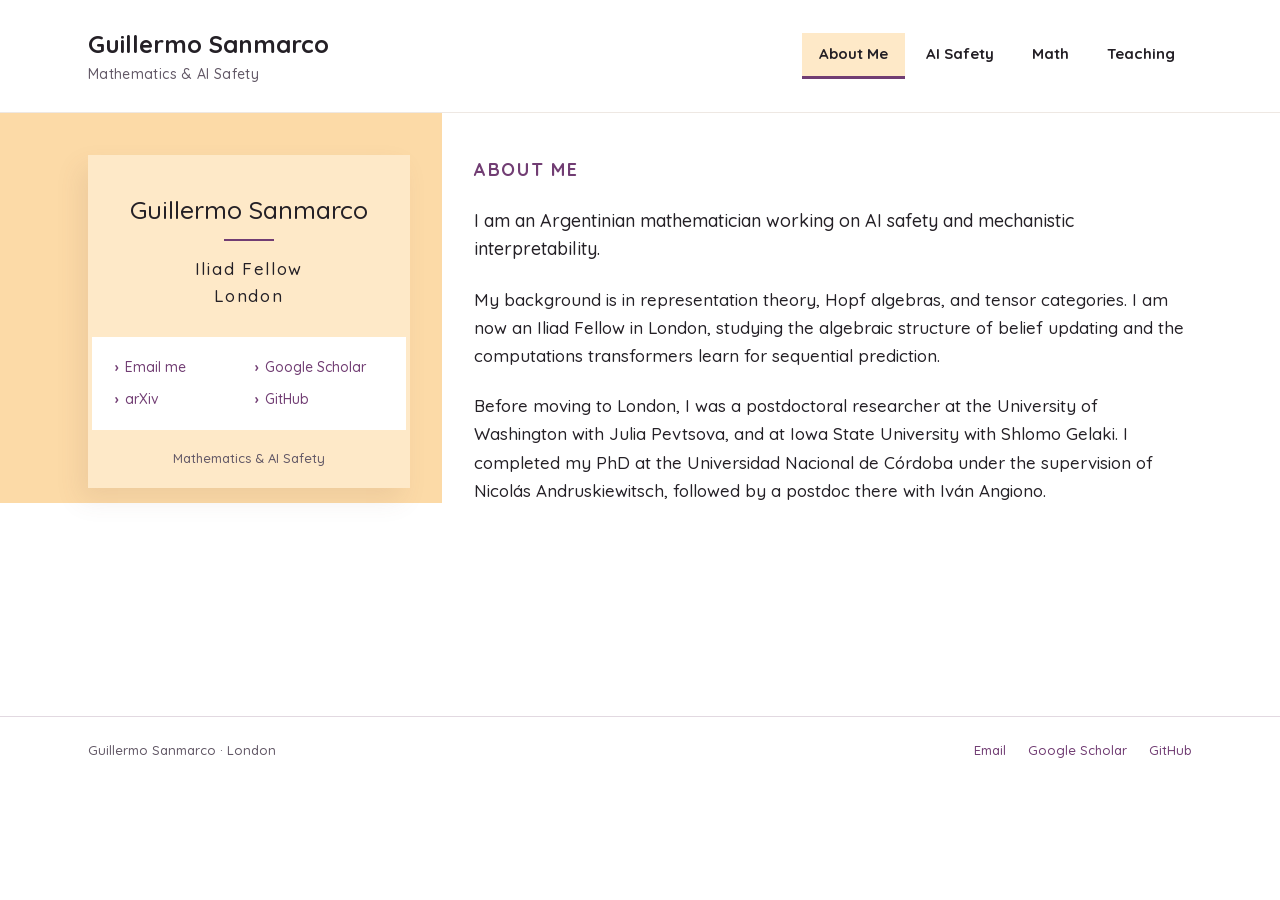
<file: index.html>
<!doctype html>
<html lang="en"><head><meta charset="utf-8"><meta name="viewport" content="width=device-width,initial-scale=1">
<title>Guillermo Sanmarco | Mathematics &amp; AI Safety</title><meta name="description" content="Guillermo Sanmarco is a mathematician working on AI safety and mechanistic interpretability. Research, publications, and lecture notes."><script type="application/ld+json">{"@context": "https://schema.org", "@type": "ProfilePage", "@id": "https://sanmarcog.github.io/#profile", "url": "https://sanmarcog.github.io/", "name": "Guillermo Sanmarco | Mathematics & AI Safety", "mainEntity": {"@type": "Person", "@id": "https://sanmarcog.github.io/#guillermo-sanmarco", "name": "Guillermo Sanmarco", "url": "https://sanmarcog.github.io/", "description": "Argentinian mathematician working on AI safety and mechanistic interpretability.", "sameAs": ["https://scholar.google.com/citations?user=6tiehCkAAAAJ&hl=en", "https://github.com/sanmarcog"]}}</script><meta name="google-site-verification" content="SFhgBvDmAlvlLutQkUVgvOd1UnW-dRVDA74jmozo9A4">
<meta name="theme-color" content="#713d73">
<meta name="referrer" content="strict-origin-when-cross-origin">
<link rel="icon" href="assets/favicon.svg" type="image/svg+xml"><link rel="stylesheet" href="assets/style.css?v=cc7e0315ac">
<link rel="preload" href="assets/quicksand.woff2" as="font" type="font/woff2" crossorigin>
<script src="assets/site.js?v=63e4ec101c" defer></script>
<script src="assets/analytics.js?v=1d7a8a3062" data-counter-endpoint="https://sanmarco-city-counts.sanmarcoguille.workers.dev/count" defer></script><link rel="canonical" href="https://sanmarcog.github.io/"></head>
<body><a class="skip-link" href="#main">Skip to content</a>
<header class="site-header"><div class="header-inner"><a class="brand" href="index.html"><strong>Guillermo Sanmarco</strong><span>Mathematics &amp; AI Safety</span></a><nav class="site-nav" aria-label="Main navigation"><a href="index.html" aria-current="page">About Me</a><a href="ai-safety.html" >AI Safety</a><a href="math.html" >Math</a><a href="teaching.html" >Teaching</a></nav></div></header>
<main id="main"><div class="profile-layout"><aside class="profile-card without-portrait" aria-label="Guillermo Sanmarco">
<p class="profile-name">Guillermo Sanmarco</p><hr class="profile-rule"><p class="profile-role">Iliad Fellow<br>London</p>
<div class="profile-links"><a href="mailto:gsanmarco91@gmail.com" >Email me</a><a href="https://scholar.google.com/citations?user=6tiehCkAAAAJ&amp;hl=en" >Google Scholar</a><a href="https://arxiv.org/search/?query=Sanmarco%2C+Guillermo&amp;searchtype=author&amp;abstracts=show&amp;order=-announced_date_first&amp;size=50" >arXiv</a><a href="https://github.com/sanmarcog" >GitHub</a></div>
<div class="profile-foot">Mathematics &amp; AI Safety</div></aside><div class="profile-copy">
<h1 class="eyebrow">About Me</h1>
<p class="intro-line">I am an Argentinian mathematician working on AI safety and mechanistic interpretability.</p>
<p>My background is in representation theory, Hopf algebras, and tensor categories. I am now an Iliad Fellow in London, studying the algebraic structure of belief updating and the computations transformers learn for sequential prediction.</p>
<p>Before moving to London, I was a postdoctoral researcher at the University of Washington with Julia Pevtsova, and at Iowa State University with Shlomo Gelaki. I completed my PhD at the Universidad Nacional de Córdoba under the supervision of Nicolás Andruskiewitsch, followed by a postdoc there with Iván Angiono.</p>
</div></div></main>
<footer class="site-footer"><div class="footer-inner"><span>Guillermo Sanmarco · London</span><div class="footer-links"><a href="mailto:gsanmarco91@gmail.com" >Email</a><a href="https://scholar.google.com/citations?user=6tiehCkAAAAJ&amp;hl=en" >Google Scholar</a><a href="https://github.com/sanmarcog" >GitHub</a></div></div></footer>
</body></html>
</file>
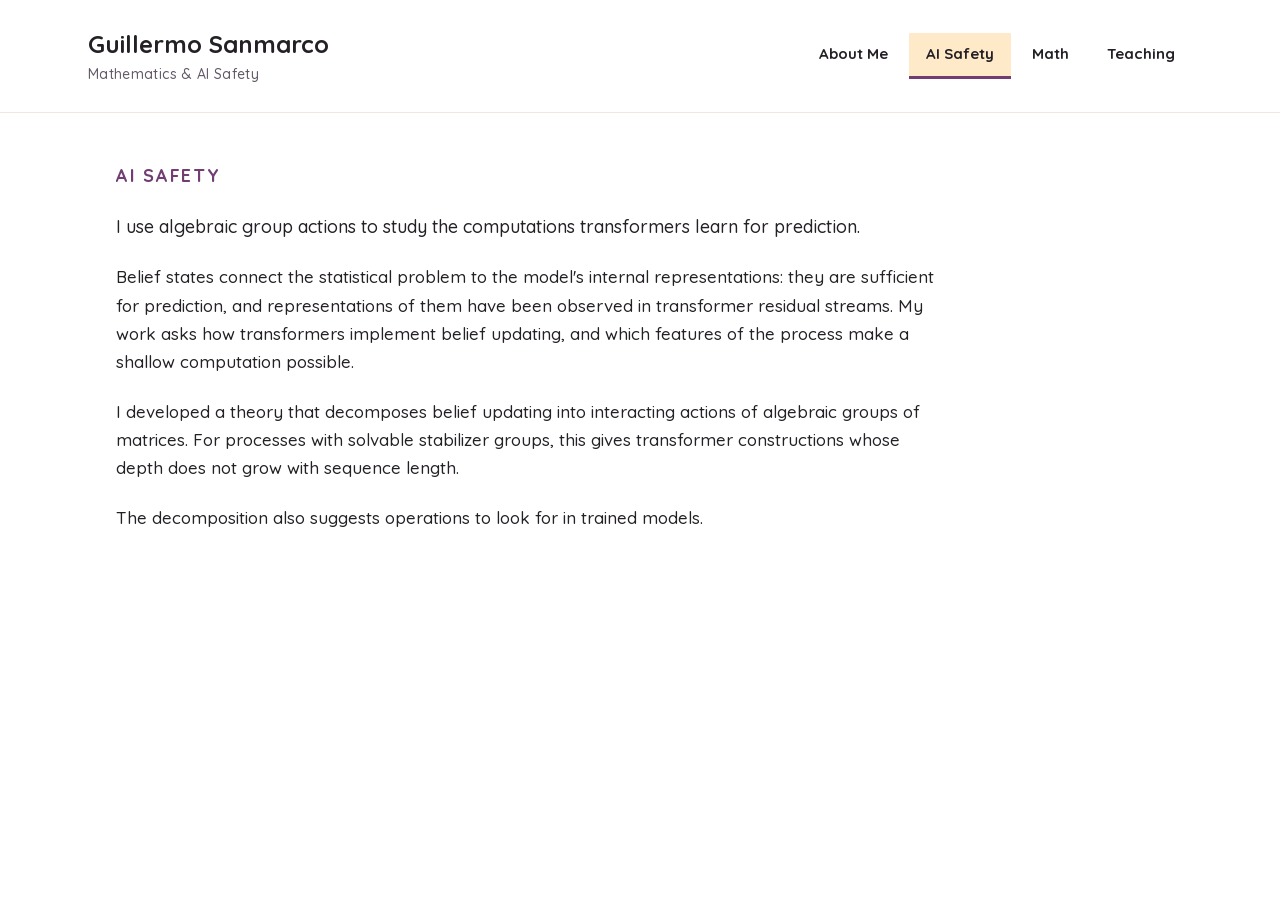
<file: ai-safety.html>
<!doctype html>
<html lang="en"><head><meta charset="utf-8"><meta name="viewport" content="width=device-width,initial-scale=1">
<title>AI Safety · Guillermo Sanmarco</title><meta name="description" content="Guillermo Sanmarco — Iliad Fellow researching belief updating, computational mechanics, and mechanistic interpretability.">
<meta name="theme-color" content="#713d73">
<meta name="referrer" content="strict-origin-when-cross-origin">
<link rel="icon" href="assets/favicon.svg" type="image/svg+xml"><link rel="stylesheet" href="assets/style.css?v=cc7e0315ac">
<link rel="preload" href="assets/quicksand.woff2" as="font" type="font/woff2" crossorigin>
<script src="assets/site.js?v=63e4ec101c" defer></script>
<script src="assets/analytics.js?v=1d7a8a3062" data-counter-endpoint="https://sanmarco-city-counts.sanmarcoguille.workers.dev/count" defer></script><link rel="canonical" href="https://sanmarcog.github.io/ai-safety.html"></head>
<body><a class="skip-link" href="#main">Skip to content</a>
<header class="site-header"><div class="header-inner"><a class="brand" href="index.html"><strong>Guillermo Sanmarco</strong><span>Mathematics &amp; AI Safety</span></a><nav class="site-nav" aria-label="Main navigation"><a href="index.html" >About Me</a><a href="ai-safety.html" aria-current="page">AI Safety</a><a href="math.html" >Math</a><a href="teaching.html" >Teaching</a></nav></div></header>
<main id="main"><div class="container"><div class="profile-copy" style="max-width:830px">
<h1 class="eyebrow">AI Safety</h1>
<p class="intro-line">I use algebraic group actions to study the computations transformers learn for prediction.</p>
<p>Belief states connect the statistical problem to the model's internal representations: they are sufficient for prediction, and representations of them have been observed in transformer residual streams. My work asks how transformers implement belief updating, and which features of the process make a shallow computation possible.</p>
<p>I developed a theory that decomposes belief updating into interacting actions of algebraic groups of matrices. For processes with solvable stabilizer groups, this gives transformer constructions whose depth does not grow with sequence length.</p>
<p>The decomposition also suggests operations to look for in trained models.</p>
</div></div></main>

</body></html>
</file>
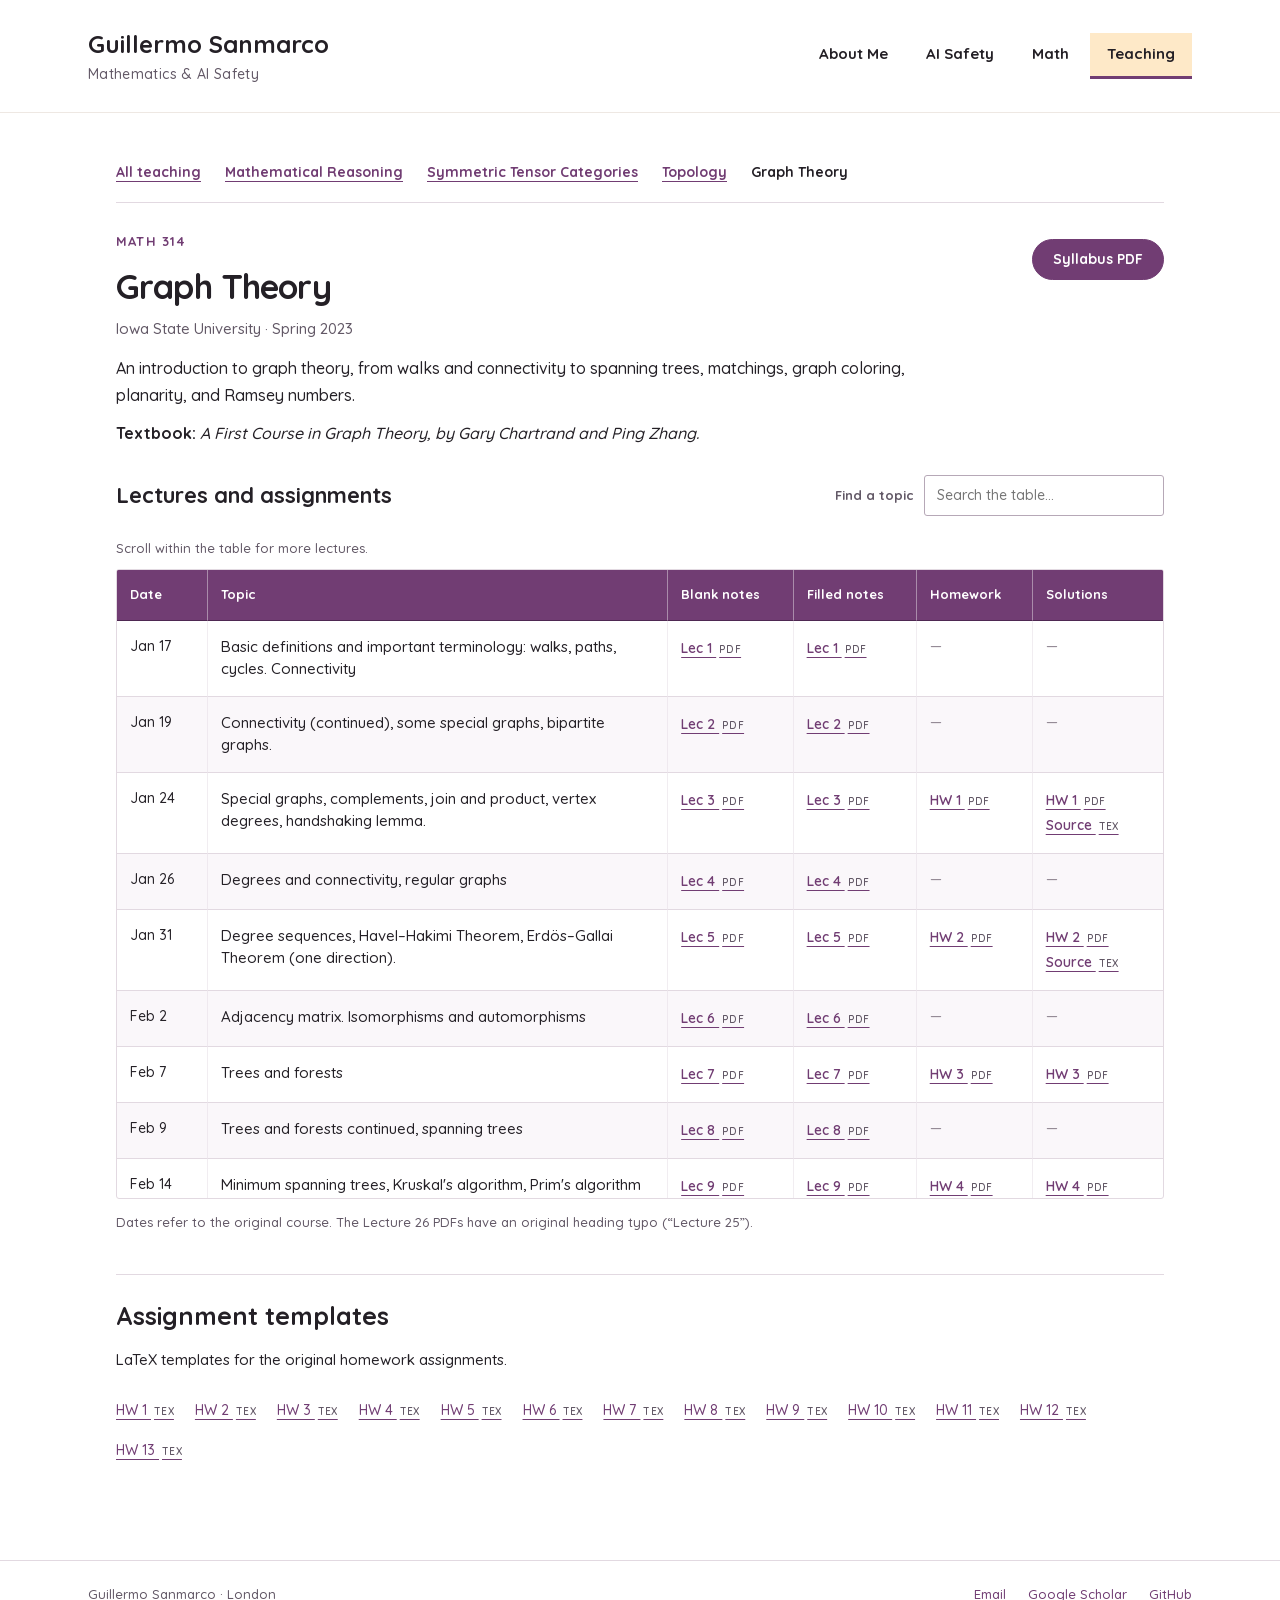
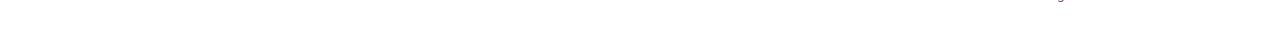
<file: graph-theory.html>
<!doctype html>
<html lang="en"><head><meta charset="utf-8"><meta name="viewport" content="width=device-width,initial-scale=1">
<title>Graph Theory · Guillermo Sanmarco</title><meta name="description" content="Math 314: Graph Theory. Lecture notes and assignments from Iowa State University, Spring 2023.">
<meta name="theme-color" content="#713d73">
<meta name="referrer" content="strict-origin-when-cross-origin">
<link rel="icon" href="assets/favicon.svg" type="image/svg+xml"><link rel="stylesheet" href="assets/style.css?v=cc7e0315ac">
<link rel="preload" href="assets/quicksand.woff2" as="font" type="font/woff2" crossorigin>
<script src="assets/site.js?v=63e4ec101c" defer></script>
<script src="assets/analytics.js?v=1d7a8a3062" data-counter-endpoint="https://sanmarco-city-counts.sanmarcoguille.workers.dev/count" defer></script><link rel="canonical" href="https://sanmarcog.github.io/graph-theory.html"></head>
<body><a class="skip-link" href="#main">Skip to content</a>
<header class="site-header"><div class="header-inner"><a class="brand" href="index.html"><strong>Guillermo Sanmarco</strong><span>Mathematics &amp; AI Safety</span></a><nav class="site-nav" aria-label="Main navigation"><a href="index.html" >About Me</a><a href="ai-safety.html" >AI Safety</a><a href="math.html" >Math</a><a href="teaching.html" aria-current="page">Teaching</a></nav></div></header>
<main id="main"><div class="container"><nav class="course-nav" aria-label="Teaching navigation"><a href="teaching.html" >All teaching</a><a href="mathematical-reasoning.html" >Mathematical Reasoning</a><a href="symmetric-tensor-categories.html" >Symmetric Tensor Categories</a><a href="topology.html" >Topology</a><a href="graph-theory.html" aria-current="page">Graph Theory</a></nav><div class="course-top"><div><p class="eyebrow">Math 314</p><h1>Graph Theory</h1><p class="course-meta">Iowa State University · Spring 2023</p></div><a href="materials/graph-theory/Syllabus.pdf" class="button" >Syllabus PDF</a></div>
<div class="course-description"><p>An introduction to graph theory, from walks and connectivity to spanning trees, matchings, graph coloring, planarity, and Ramsey numbers.</p><p><strong>Textbook:</strong> <em>A First Course in Graph Theory, by Gary Chartrand and Ping Zhang.</em></p></div>
<div class="table-toolbar" id="lecture-notes"><h2>Lectures and assignments</h2><div class="search-box" hidden><label for="course-search">Find a topic</label><input id="course-search" type="search" placeholder="Search the table…" autocomplete="off" aria-controls="course-table"></div></div>
<p id="course-search-status" class="small-note" role="status" aria-live="polite"></p>
<p id="table-scroll-hint" class="scroll-hint">Scroll within the table for more lectures<span class="horizontal-hint"> · Swipe sideways for all materials</span>.</p>
<div class="table-wrap course-scroll" role="region" aria-label="Graph Theory materials" aria-describedby="table-scroll-hint" tabindex="0"><table class="course-table" id="course-table"><caption>Graph Theory lectures and assignments, Spring 2023</caption><thead><tr><th scope="col">Date</th><th scope="col">Topic</th><th scope="col">Blank notes</th><th scope="col">Filled notes</th><th scope="col">Homework</th><th scope="col">Solutions</th></tr></thead><tbody><tr><td class="">Jan 17</td><td class="topic">Basic definitions and important terminology: walks, paths, cycles. Connectivity</td><td class="resource"><a class="file-link" href="materials/graph-theory/Lec01b.pdf" aria-label="Lec 1, PDF, Blank notes, Basic definitions and important terminology: walks, paths, cycles. Connectivity">Lec 1 <span class="file-type">PDF</span></a></td><td class="resource"><a class="file-link" href="materials/graph-theory/Lec01f.pdf" aria-label="Lec 1, PDF, Filled notes, Basic definitions and important terminology: walks, paths, cycles. Connectivity">Lec 1 <span class="file-type">PDF</span></a></td><td class="resource"><span class="empty" aria-label="No material">—</span></td><td class="resource"><span class="empty" aria-label="No material">—</span></td></tr><tr><td class="">Jan 19</td><td class="topic">Connectivity (continued), some special graphs, bipartite graphs.</td><td class="resource"><a class="file-link" href="materials/graph-theory/Lec02b.pdf" aria-label="Lec 2, PDF, Blank notes, Connectivity (continued), some special graphs, bipartite graphs.">Lec 2 <span class="file-type">PDF</span></a></td><td class="resource"><a class="file-link" href="materials/graph-theory/Lec02f.pdf" aria-label="Lec 2, PDF, Filled notes, Connectivity (continued), some special graphs, bipartite graphs.">Lec 2 <span class="file-type">PDF</span></a></td><td class="resource"><span class="empty" aria-label="No material">—</span></td><td class="resource"><span class="empty" aria-label="No material">—</span></td></tr><tr><td class="">Jan 24</td><td class="topic">Special graphs, complements, join and product, vertex degrees, handshaking lemma.</td><td class="resource"><a class="file-link" href="materials/graph-theory/Lec03b.pdf" aria-label="Lec 3, PDF, Blank notes, Special graphs, complements, join and product, vertex degrees, handshaking lemma.">Lec 3 <span class="file-type">PDF</span></a></td><td class="resource"><a class="file-link" href="materials/graph-theory/Lec03f.pdf" aria-label="Lec 3, PDF, Filled notes, Special graphs, complements, join and product, vertex degrees, handshaking lemma.">Lec 3 <span class="file-type">PDF</span></a></td><td class="resource"><a class="file-link" href="materials/graph-theory/HW01.pdf" aria-label="HW 1, PDF, Homework, Special graphs, complements, join and product, vertex degrees, handshaking lemma.">HW 1 <span class="file-type">PDF</span></a></td><td class="resource"><a class="file-link" href="materials/graph-theory/HW01sols.pdf" aria-label="HW 1, PDF, Solutions, Special graphs, complements, join and product, vertex degrees, handshaking lemma.">HW 1 <span class="file-type">PDF</span></a> <a class="file-link" href="materials/graph-theory/HW01sols.tex" aria-label="Source, TeX, Solutions, Special graphs, complements, join and product, vertex degrees, handshaking lemma." download="HW01sols.tex">Source <span class="file-type">TeX</span></a></td></tr><tr><td class="">Jan 26</td><td class="topic">Degrees and connectivity, regular graphs</td><td class="resource"><a class="file-link" href="materials/graph-theory/Lec04b.pdf" aria-label="Lec 4, PDF, Blank notes, Degrees and connectivity, regular graphs">Lec 4 <span class="file-type">PDF</span></a></td><td class="resource"><a class="file-link" href="materials/graph-theory/Lec04f.pdf" aria-label="Lec 4, PDF, Filled notes, Degrees and connectivity, regular graphs">Lec 4 <span class="file-type">PDF</span></a></td><td class="resource"><span class="empty" aria-label="No material">—</span></td><td class="resource"><span class="empty" aria-label="No material">—</span></td></tr><tr><td class="">Jan 31</td><td class="topic">Degree sequences, Havel–Hakimi Theorem, Erdös–Gallai Theorem (one direction).</td><td class="resource"><a class="file-link" href="materials/graph-theory/Lec05b.pdf" aria-label="Lec 5, PDF, Blank notes, Degree sequences, Havel–Hakimi Theorem, Erdös–Gallai Theorem (one direction).">Lec 5 <span class="file-type">PDF</span></a></td><td class="resource"><a class="file-link" href="materials/graph-theory/Lec05f.pdf" aria-label="Lec 5, PDF, Filled notes, Degree sequences, Havel–Hakimi Theorem, Erdös–Gallai Theorem (one direction).">Lec 5 <span class="file-type">PDF</span></a></td><td class="resource"><a class="file-link" href="materials/graph-theory/HW02.pdf" aria-label="HW 2, PDF, Homework, Degree sequences, Havel–Hakimi Theorem, Erdös–Gallai Theorem (one direction).">HW 2 <span class="file-type">PDF</span></a></td><td class="resource"><a class="file-link" href="materials/graph-theory/HW02sols.pdf" aria-label="HW 2, PDF, Solutions, Degree sequences, Havel–Hakimi Theorem, Erdös–Gallai Theorem (one direction).">HW 2 <span class="file-type">PDF</span></a> <a class="file-link" href="materials/graph-theory/HW02sols.tex" aria-label="Source, TeX, Solutions, Degree sequences, Havel–Hakimi Theorem, Erdös–Gallai Theorem (one direction)." download="HW02sols.tex">Source <span class="file-type">TeX</span></a></td></tr><tr><td class="">Feb 2</td><td class="topic">Adjacency matrix. Isomorphisms and automorphisms</td><td class="resource"><a class="file-link" href="materials/graph-theory/Lec06b.pdf" aria-label="Lec 6, PDF, Blank notes, Adjacency matrix. Isomorphisms and automorphisms">Lec 6 <span class="file-type">PDF</span></a></td><td class="resource"><a class="file-link" href="materials/graph-theory/Lec06f.pdf" aria-label="Lec 6, PDF, Filled notes, Adjacency matrix. Isomorphisms and automorphisms">Lec 6 <span class="file-type">PDF</span></a></td><td class="resource"><span class="empty" aria-label="No material">—</span></td><td class="resource"><span class="empty" aria-label="No material">—</span></td></tr><tr><td class="">Feb 7</td><td class="topic">Trees and forests</td><td class="resource"><a class="file-link" href="materials/graph-theory/Lec07b.pdf" aria-label="Lec 7, PDF, Blank notes, Trees and forests">Lec 7 <span class="file-type">PDF</span></a></td><td class="resource"><a class="file-link" href="materials/graph-theory/Lec07f.pdf" aria-label="Lec 7, PDF, Filled notes, Trees and forests">Lec 7 <span class="file-type">PDF</span></a></td><td class="resource"><a class="file-link" href="materials/graph-theory/HW03.pdf" aria-label="HW 3, PDF, Homework, Trees and forests">HW 3 <span class="file-type">PDF</span></a></td><td class="resource"><a class="file-link" href="materials/graph-theory/HW03sols.pdf" aria-label="HW 3, PDF, Solutions, Trees and forests">HW 3 <span class="file-type">PDF</span></a></td></tr><tr><td class="">Feb 9</td><td class="topic">Trees and forests continued, spanning trees</td><td class="resource"><a class="file-link" href="materials/graph-theory/Lec08b.pdf" aria-label="Lec 8, PDF, Blank notes, Trees and forests continued, spanning trees">Lec 8 <span class="file-type">PDF</span></a></td><td class="resource"><a class="file-link" href="materials/graph-theory/Lec08f.pdf" aria-label="Lec 8, PDF, Filled notes, Trees and forests continued, spanning trees">Lec 8 <span class="file-type">PDF</span></a></td><td class="resource"><span class="empty" aria-label="No material">—</span></td><td class="resource"><span class="empty" aria-label="No material">—</span></td></tr><tr><td class="">Feb 14</td><td class="topic">Minimum spanning trees, Kruskal&#x27;s algorithm, Prim&#x27;s algorithm</td><td class="resource"><a class="file-link" href="materials/graph-theory/Lec09b.pdf" aria-label="Lec 9, PDF, Blank notes, Minimum spanning trees, Kruskal&#x27;s algorithm, Prim&#x27;s algorithm">Lec 9 <span class="file-type">PDF</span></a></td><td class="resource"><a class="file-link" href="materials/graph-theory/Lec09f.pdf" aria-label="Lec 9, PDF, Filled notes, Minimum spanning trees, Kruskal&#x27;s algorithm, Prim&#x27;s algorithm">Lec 9 <span class="file-type">PDF</span></a></td><td class="resource"><a class="file-link" href="materials/graph-theory/HW04.pdf" aria-label="HW 4, PDF, Homework, Minimum spanning trees, Kruskal&#x27;s algorithm, Prim&#x27;s algorithm">HW 4 <span class="file-type">PDF</span></a></td><td class="resource"><a class="file-link" href="materials/graph-theory/HW04sols.pdf" aria-label="HW 4, PDF, Solutions, Minimum spanning trees, Kruskal&#x27;s algorithm, Prim&#x27;s algorithm">HW 4 <span class="file-type">PDF</span></a></td></tr><tr><td class="">Feb 16</td><td class="topic">Enumerating trees: Prüfer codes</td><td class="resource"><a class="file-link" href="materials/graph-theory/Lec10b.pdf" aria-label="Lec 10, PDF, Blank notes, Enumerating tress: Prüfer codes">Lec 10 <span class="file-type">PDF</span></a></td><td class="resource"><a class="file-link" href="materials/graph-theory/Lec10f.pdf" aria-label="Lec 10, PDF, Filled notes, Enumerating tress: Prüfer codes">Lec 10 <span class="file-type">PDF</span></a></td><td class="resource"><span class="empty" aria-label="No material">—</span></td><td class="resource"><span class="empty" aria-label="No material">—</span></td></tr><tr><td class="">Feb 21</td><td class="topic">Connectivity revisited: cut-vertices</td><td class="resource"><a class="file-link" href="materials/graph-theory/Lec11b.pdf" aria-label="Lec 11, PDF, Blank notes, Connectivity revisited: cut-vertices">Lec 11 <span class="file-type">PDF</span></a></td><td class="resource"><a class="file-link" href="materials/graph-theory/Lec11f.pdf" aria-label="Lec 11, PDF, Filled notes, Connectivity revisited: cut-vertices">Lec 11 <span class="file-type">PDF</span></a></td><td class="resource"><a class="file-link" href="materials/graph-theory/HW05.pdf" aria-label="HW 5, PDF, Homework, Connectivity revisited: cut-vertices">HW 5 <span class="file-type">PDF</span></a></td><td class="resource"><a class="file-link" href="materials/graph-theory/HW05sols.pdf" aria-label="HW 5, PDF, Solutions, Connectivity revisited: cut-vertices">HW 5 <span class="file-type">PDF</span></a></td></tr><tr><td class="">Feb 23</td><td class="topic">Connectivity revisited: blocks</td><td class="resource"><a class="file-link" href="materials/graph-theory/Lec12b.pdf" aria-label="Lec 12, PDF, Blank notes, Connectivity revisited: blocks">Lec 12 <span class="file-type">PDF</span></a></td><td class="resource"><a class="file-link" href="materials/graph-theory/Lec12f.pdf" aria-label="Lec 12, PDF, Filled notes, Connectivity revisited: blocks">Lec 12 <span class="file-type">PDF</span></a></td><td class="resource"><span class="empty" aria-label="No material">—</span></td><td class="resource"><span class="empty" aria-label="No material">—</span></td></tr><tr><td class="">Feb 28</td><td class="topic">Vertex- and edge-connectivity</td><td class="resource"><a class="file-link" href="materials/graph-theory/Lec13b.pdf" aria-label="Lec 13, PDF, Blank notes, Vertex- and edge-connectivity">Lec 13 <span class="file-type">PDF</span></a></td><td class="resource"><a class="file-link" href="materials/graph-theory/Lec13f.pdf" aria-label="Lec 13, PDF, Filled notes, Vertex- and edge-connectivity">Lec 13 <span class="file-type">PDF</span></a></td><td class="resource"><a class="file-link" href="materials/graph-theory/HW06.pdf" aria-label="HW 6, PDF, Homework, Vertex- and edge-connectivity">HW 6 <span class="file-type">PDF</span></a></td><td class="resource"><a class="file-link" href="materials/graph-theory/HW06sols.pdf" aria-label="HW 6, PDF, Solutions, Vertex- and edge-connectivity">HW 6 <span class="file-type">PDF</span></a> <a class="file-link" href="materials/graph-theory/HW06sols.tex" aria-label="Source, TeX, Solutions, Vertex- and edge-connectivity" download="HW06sols.tex">Source <span class="file-type">TeX</span></a></td></tr><tr><td class="">Mar 2</td><td class="topic">Connectivity continued, Menger&#x27;s Theorem</td><td class="resource"><a class="file-link" href="materials/graph-theory/Lec14b.pdf" aria-label="Lec 14, PDF, Blank notes, Connectivity continued, Menger&#x27;s Theorem">Lec 14 <span class="file-type">PDF</span></a></td><td class="resource"><a class="file-link" href="materials/graph-theory/Lec14f.pdf" aria-label="Lec 14, PDF, Filled notes, Connectivity continued, Menger&#x27;s Theorem">Lec 14 <span class="file-type">PDF</span></a></td><td class="resource"><span class="empty" aria-label="No material">—</span></td><td class="resource"><span class="empty" aria-label="No material">—</span></td></tr><tr><td class="">Mar 7</td><td class="topic">Discussion session</td><td class="resource"><a class="file-link" href="materials/graph-theory/DS01.pdf" aria-label="DS01, PDF, Blank notes, Discussion session">DS01 <span class="file-type">PDF</span></a></td><td class="resource"><span class="empty" aria-label="No material">—</span></td><td class="resource"><span class="empty" aria-label="No material">—</span></td><td class="resource"><span class="empty" aria-label="No material">—</span></td></tr><tr><td class="">Mar 9</td><td class="topic">Midterm</td><td class="resource"><span class="empty" aria-label="No material">—</span></td><td class="resource"><span class="empty" aria-label="No material">—</span></td><td class="resource"><span class="empty" aria-label="No material">—</span></td><td class="resource"><a class="file-link" href="materials/graph-theory/Midsols.pdf" aria-label="Midterm, PDF, Solutions, Midterm">Midterm <span class="file-type">PDF</span></a> <a class="file-link" href="materials/graph-theory/Midsols.tex" aria-label="Source, TeX, Solutions, Midterm" download="Midsols.tex">Source <span class="file-type">TeX</span></a></td></tr><tr><td class="">Mar 14</td><td class="topic">Spring Break</td><td class="resource"><span class="empty" aria-label="No material">—</span></td><td class="resource"><span class="empty" aria-label="No material">—</span></td><td class="resource"><span class="empty" aria-label="No material">—</span></td><td class="resource"><span class="empty" aria-label="No material">—</span></td></tr><tr><td class="">Mar 16</td><td class="topic">Spring Break</td><td class="resource"><span class="empty" aria-label="No material">—</span></td><td class="resource"><span class="empty" aria-label="No material">—</span></td><td class="resource"><span class="empty" aria-label="No material">—</span></td><td class="resource"><span class="empty" aria-label="No material">—</span></td></tr><tr><td class="">Mar 21</td><td class="topic">Eulerian circuits and trails in multigraphs</td><td class="resource"><a class="file-link" href="materials/graph-theory/Lec15b.pdf" aria-label="Lec 15, PDF, Blank notes, Eulerian circuits and trails in multigraphs">Lec 15 <span class="file-type">PDF</span></a></td><td class="resource"><a class="file-link" href="materials/graph-theory/Lec15f.pdf" aria-label="Lec 15, PDF, Filled notes, Eulerian circuits and trails in multigraphs">Lec 15 <span class="file-type">PDF</span></a></td><td class="resource"><a class="file-link" href="materials/graph-theory/HW07.pdf" aria-label="HW 7, PDF, Homework, Eulerian circuits and trails in multigraphs">HW 7 <span class="file-type">PDF</span></a></td><td class="resource"><a class="file-link" href="materials/graph-theory/HW07sols.pdf" aria-label="HW 7, PDF, Solutions, Eulerian circuits and trails in multigraphs">HW 7 <span class="file-type">PDF</span></a></td></tr><tr><td class="">Mar 23</td><td class="topic">Hamiltonian cycles and paths</td><td class="resource"><a class="file-link" href="materials/graph-theory/Lec16b.pdf" aria-label="Lec 16, PDF, Blank notes, Hamiltonian cycles and paths">Lec 16 <span class="file-type">PDF</span></a></td><td class="resource"><a class="file-link" href="materials/graph-theory/Lec16f.pdf" aria-label="Lec 16, PDF, Filled notes, Hamiltonian cycles and paths">Lec 16 <span class="file-type">PDF</span></a></td><td class="resource"><span class="empty" aria-label="No material">—</span></td><td class="resource"><span class="empty" aria-label="No material">—</span></td></tr><tr><td class="">Mar 28</td><td class="topic">Matchings, edge- and vertex-covers</td><td class="resource"><a class="file-link" href="materials/graph-theory/Lec17b.pdf" aria-label="Lec 17, PDF, Blank notes, Matchings, edge- and vertex-covers">Lec 17 <span class="file-type">PDF</span></a></td><td class="resource"><a class="file-link" href="materials/graph-theory/Lec17f.pdf" aria-label="Lec 17, PDF, Filled notes, Matchings, edge- and vertex-covers">Lec 17 <span class="file-type">PDF</span></a></td><td class="resource"><a class="file-link" href="materials/graph-theory/HW08.pdf" aria-label="HW 8, PDF, Homework, Matchings, edge- and vertex-covers">HW 8 <span class="file-type">PDF</span></a></td><td class="resource"><a class="file-link" href="materials/graph-theory/HW08sols.pdf" aria-label="HW 8, PDF, Solutions, Matchings, edge- and vertex-covers">HW 8 <span class="file-type">PDF</span></a></td></tr><tr><td class="">Mar 30</td><td class="topic">Edge- and vertex- independence and covering numbers</td><td class="resource"><a class="file-link" href="materials/graph-theory/Lec18b.pdf" aria-label="Lec 18, PDF, Blank notes, Edge- and vertex- independence and covering numbers">Lec 18 <span class="file-type">PDF</span></a></td><td class="resource"><a class="file-link" href="materials/graph-theory/Lec18f.pdf" aria-label="Lec 18, PDF, Filled notes, Edge- and vertex- independence and covering numbers">Lec 18 <span class="file-type">PDF</span></a></td><td class="resource"><span class="empty" aria-label="No material">—</span></td><td class="resource"><span class="empty" aria-label="No material">—</span></td></tr><tr><td class="">April 4</td><td class="topic">Vertex-coloring and chromatic numbers</td><td class="resource"><a class="file-link" href="materials/graph-theory/Lec19b.pdf" aria-label="Lec 19, PDF, Blank notes, Vertex-coloring and chromatic numbers">Lec 19 <span class="file-type">PDF</span></a></td><td class="resource"><a class="file-link" href="materials/graph-theory/Lec19f.pdf" aria-label="Lec 19, PDF, Filled notes, Vertex-coloring and chromatic numbers">Lec 19 <span class="file-type">PDF</span></a></td><td class="resource"><a class="file-link" href="materials/graph-theory/HW09.pdf" aria-label="HW 9, PDF, Homework, Vertex-coloring and chromatic numbers">HW 9 <span class="file-type">PDF</span></a></td><td class="resource"><a class="file-link" href="materials/graph-theory/HW09sols.pdf" aria-label="HW 9, PDF, Solutions, Vertex-coloring and chromatic numbers">HW 9 <span class="file-type">PDF</span></a></td></tr><tr><td class="">April 6</td><td class="topic">Chromatic numbers, critical graphs and trees</td><td class="resource"><a class="file-link" href="materials/graph-theory/Lec20b.pdf" aria-label="Lec 20, PDF, Blank notes, Chromatic numbers, critical graphs and trees">Lec 20 <span class="file-type">PDF</span></a></td><td class="resource"><a class="file-link" href="materials/graph-theory/Lec20f.pdf" aria-label="Lec 20, PDF, Filled notes, Chromatic numbers, critical graphs and trees">Lec 20 <span class="file-type">PDF</span></a></td><td class="resource"><span class="empty" aria-label="No material">—</span></td><td class="resource"><span class="empty" aria-label="No material">—</span></td></tr><tr><td class="">April 11</td><td class="topic">Edge-chromatic numbers</td><td class="resource"><a class="file-link" href="materials/graph-theory/Lec21b.pdf" aria-label="Lec 21, PDF, Blank notes, Edge-chromatic numbers">Lec 21 <span class="file-type">PDF</span></a></td><td class="resource"><a class="file-link" href="materials/graph-theory/Lec21f.pdf" aria-label="Lec 21, PDF, Filled notes, Edge-chromatic numbers">Lec 21 <span class="file-type">PDF</span></a></td><td class="resource"><a class="file-link" href="materials/graph-theory/HW10.pdf" aria-label="HW 10, PDF, Homework, Edge-chromatic numbers">HW 10 <span class="file-type">PDF</span></a></td><td class="resource"><a class="file-link" href="materials/graph-theory/HW10sols.pdf" aria-label="HW 10, PDF, Solutions, Edge-chromatic numbers">HW 10 <span class="file-type">PDF</span></a></td></tr><tr><td class="">April 13</td><td class="topic">Factorization, edge-chromatic numbers continued</td><td class="resource"><a class="file-link" href="materials/graph-theory/Lec22b.pdf" aria-label="Lec 22, PDF, Blank notes, Factorization, edge-chromatic numbers continued">Lec 22 <span class="file-type">PDF</span></a></td><td class="resource"><a class="file-link" href="materials/graph-theory/Lec22f.pdf" aria-label="Lec 22, PDF, Filled notes, Factorization, edge-chromatic numbers continued">Lec 22 <span class="file-type">PDF</span></a></td><td class="resource"><span class="empty" aria-label="No material">—</span></td><td class="resource"><span class="empty" aria-label="No material">—</span></td></tr><tr><td class="">April 18</td><td class="topic">Planar graphs, Euler&#x27;s identity</td><td class="resource"><a class="file-link" href="materials/graph-theory/Lec23b.pdf" aria-label="Lec 23, PDF, Blank notes, Planar graphs, Euler&#x27;s identity">Lec 23 <span class="file-type">PDF</span></a></td><td class="resource"><a class="file-link" href="materials/graph-theory/Lec23f.pdf" aria-label="Lec 23, PDF, Filled notes, Planar graphs, Euler&#x27;s identity">Lec 23 <span class="file-type">PDF</span></a></td><td class="resource"><a class="file-link" href="materials/graph-theory/HW11.pdf" aria-label="HW 11, PDF, Homework, Planar graphs, Euler&#x27;s identity">HW 11 <span class="file-type">PDF</span></a></td><td class="resource"><a class="file-link" href="materials/graph-theory/HW11sols.pdf" aria-label="HW 11, PDF, Solutions, Planar graphs, Euler&#x27;s identity">HW 11 <span class="file-type">PDF</span></a></td></tr><tr><td class="">April 20</td><td class="topic">Planar graphs continued: 5- and 6-color theorems, Kuratowski&#x27;s Theorem</td><td class="resource"><a class="file-link" href="materials/graph-theory/Lec24b.pdf" aria-label="Lec 24, PDF, Blank notes, Planar graphs continued: 5- and 6-color theorems, Kuratowski&#x27;s Theorem">Lec 24 <span class="file-type">PDF</span></a></td><td class="resource"><a class="file-link" href="materials/graph-theory/Lec24f.pdf" aria-label="Lec 24, PDF, Filled notes, Planar graphs continued: 5- and 6-color theorems, Kuratowski&#x27;s Theorem">Lec 24 <span class="file-type">PDF</span></a></td><td class="resource"><span class="empty" aria-label="No material">—</span></td><td class="resource"><span class="empty" aria-label="No material">—</span></td></tr><tr><td class="">April 25</td><td class="topic">Ramsey numbers</td><td class="resource"><a class="file-link" href="materials/graph-theory/Lec25b.pdf" aria-label="Lec 25, PDF, Blank notes, Ramsey numbers">Lec 25 <span class="file-type">PDF</span></a></td><td class="resource"><a class="file-link" href="materials/graph-theory/Lec25f.pdf" aria-label="Lec 25, PDF, Filled notes, Ramsey numbers">Lec 25 <span class="file-type">PDF</span></a></td><td class="resource"><a class="file-link" href="materials/graph-theory/HW12.pdf" aria-label="HW 12, PDF, Homework, Ramsey numbers">HW 12 <span class="file-type">PDF</span></a></td><td class="resource"><a class="file-link" href="materials/graph-theory/HW12sols.pdf" aria-label="HW 12, PDF, Solutions, Ramsey numbers">HW 12 <span class="file-type">PDF</span></a></td></tr><tr><td class="">April 27</td><td class="topic">Ramsey numbers continued, lower bounds</td><td class="resource"><a class="file-link" href="materials/graph-theory/Lec26b.pdf" aria-label="Lec 26, PDF, Blank notes, Ramsey numbers continued, lower bounds">Lec 26 <span class="file-type">PDF</span></a></td><td class="resource"><a class="file-link" href="materials/graph-theory/Lec26f.pdf" aria-label="Lec 26, PDF, Filled notes, Ramsey numbers continued, lower bounds">Lec 26 <span class="file-type">PDF</span></a></td><td class="resource"><span class="empty" aria-label="No material">—</span></td><td class="resource"><span class="empty" aria-label="No material">—</span></td></tr><tr><td class="">May 2</td><td class="topic">Review session</td><td class="resource"><span class="empty" aria-label="No material">—</span></td><td class="resource"><span class="empty" aria-label="No material">—</span></td><td class="resource"><a class="file-link" href="materials/graph-theory/HW13.pdf" aria-label="HW 13, PDF, Homework, Review session">HW 13 <span class="file-type">PDF</span></a></td><td class="resource"><a class="file-link" href="materials/graph-theory/HW13sols.pdf" aria-label="HW 13, PDF, Solutions, Review session">HW 13 <span class="file-type">PDF</span></a></td></tr><tr><td class="">May 4</td><td class="topic">Discussion session</td><td class="resource"><a class="file-link" href="materials/graph-theory/DS02.pdf" aria-label="DS02, PDF, Blank notes, Discussion session">DS02 <span class="file-type">PDF</span></a></td><td class="resource"><span class="empty" aria-label="No material">—</span></td><td class="resource"><span class="empty" aria-label="No material">—</span></td><td class="resource"><span class="empty" aria-label="No material">—</span></td></tr><tr><td class="">May 10</td><td class="topic">Final Exam. Location: Carver 001. Time: 9:45 - 11:45 AM. All materials covered on or after Feb 28 might be evaluated. See the file DS02 for details</td><td class="resource"><span class="empty" aria-label="No material">—</span></td><td class="resource"><span class="empty" aria-label="No material">—</span></td><td class="resource"><span class="empty" aria-label="No material">—</span></td><td class="resource"><span class="empty" aria-label="No material">—</span></td></tr></tbody></table></div>
<p id="course-no-results" class="no-results" hidden>No matching rows. Try another topic or clear the search.</p><p class="table-note">Dates refer to the original course. The Lecture 26 PDFs have an original heading typo (“Lecture 25”).</p><section class="source-files"><h2>Assignment templates</h2><p>LaTeX templates for the original homework assignments.</p><div class="source-grid"><a class="file-link" href="materials/graph-theory/hw01.txt" aria-label="HW 1, TeX" download="hw01.tex">HW 1 <span class="file-type">TeX</span></a><a class="file-link" href="materials/graph-theory/hw02.txt" aria-label="HW 2, TeX" download="hw02.tex">HW 2 <span class="file-type">TeX</span></a><a class="file-link" href="materials/graph-theory/hw03.txt" aria-label="HW 3, TeX" download="hw03.tex">HW 3 <span class="file-type">TeX</span></a><a class="file-link" href="materials/graph-theory/hw04.txt" aria-label="HW 4, TeX" download="hw04.tex">HW 4 <span class="file-type">TeX</span></a><a class="file-link" href="materials/graph-theory/hw05.txt" aria-label="HW 5, TeX" download="hw05.tex">HW 5 <span class="file-type">TeX</span></a><a class="file-link" href="materials/graph-theory/hw06.txt" aria-label="HW 6, TeX" download="hw06.tex">HW 6 <span class="file-type">TeX</span></a><a class="file-link" href="materials/graph-theory/hw07.txt" aria-label="HW 7, TeX" download="hw07.tex">HW 7 <span class="file-type">TeX</span></a><a class="file-link" href="materials/graph-theory/hw08.txt" aria-label="HW 8, TeX" download="hw08.tex">HW 8 <span class="file-type">TeX</span></a><a class="file-link" href="materials/graph-theory/hw09.txt" aria-label="HW 9, TeX" download="hw09.tex">HW 9 <span class="file-type">TeX</span></a><a class="file-link" href="materials/graph-theory/hw10.txt" aria-label="HW 10, TeX" download="hw10.tex">HW 10 <span class="file-type">TeX</span></a><a class="file-link" href="materials/graph-theory/hw11.txt" aria-label="HW 11, TeX" download="hw11.tex">HW 11 <span class="file-type">TeX</span></a><a class="file-link" href="materials/graph-theory/hw12.txt" aria-label="HW 12, TeX" download="hw12.tex">HW 12 <span class="file-type">TeX</span></a><a class="file-link" href="materials/graph-theory/hw13.txt" aria-label="HW 13, TeX" download="hw13.tex">HW 13 <span class="file-type">TeX</span></a></div></section></div></main>
<footer class="site-footer"><div class="footer-inner"><span>Guillermo Sanmarco · London</span><div class="footer-links"><a href="mailto:gsanmarco91@gmail.com" >Email</a><a href="https://scholar.google.com/citations?user=6tiehCkAAAAJ&amp;hl=en" >Google Scholar</a><a href="https://github.com/sanmarcog" >GitHub</a></div></div></footer>
</body></html>
</file>
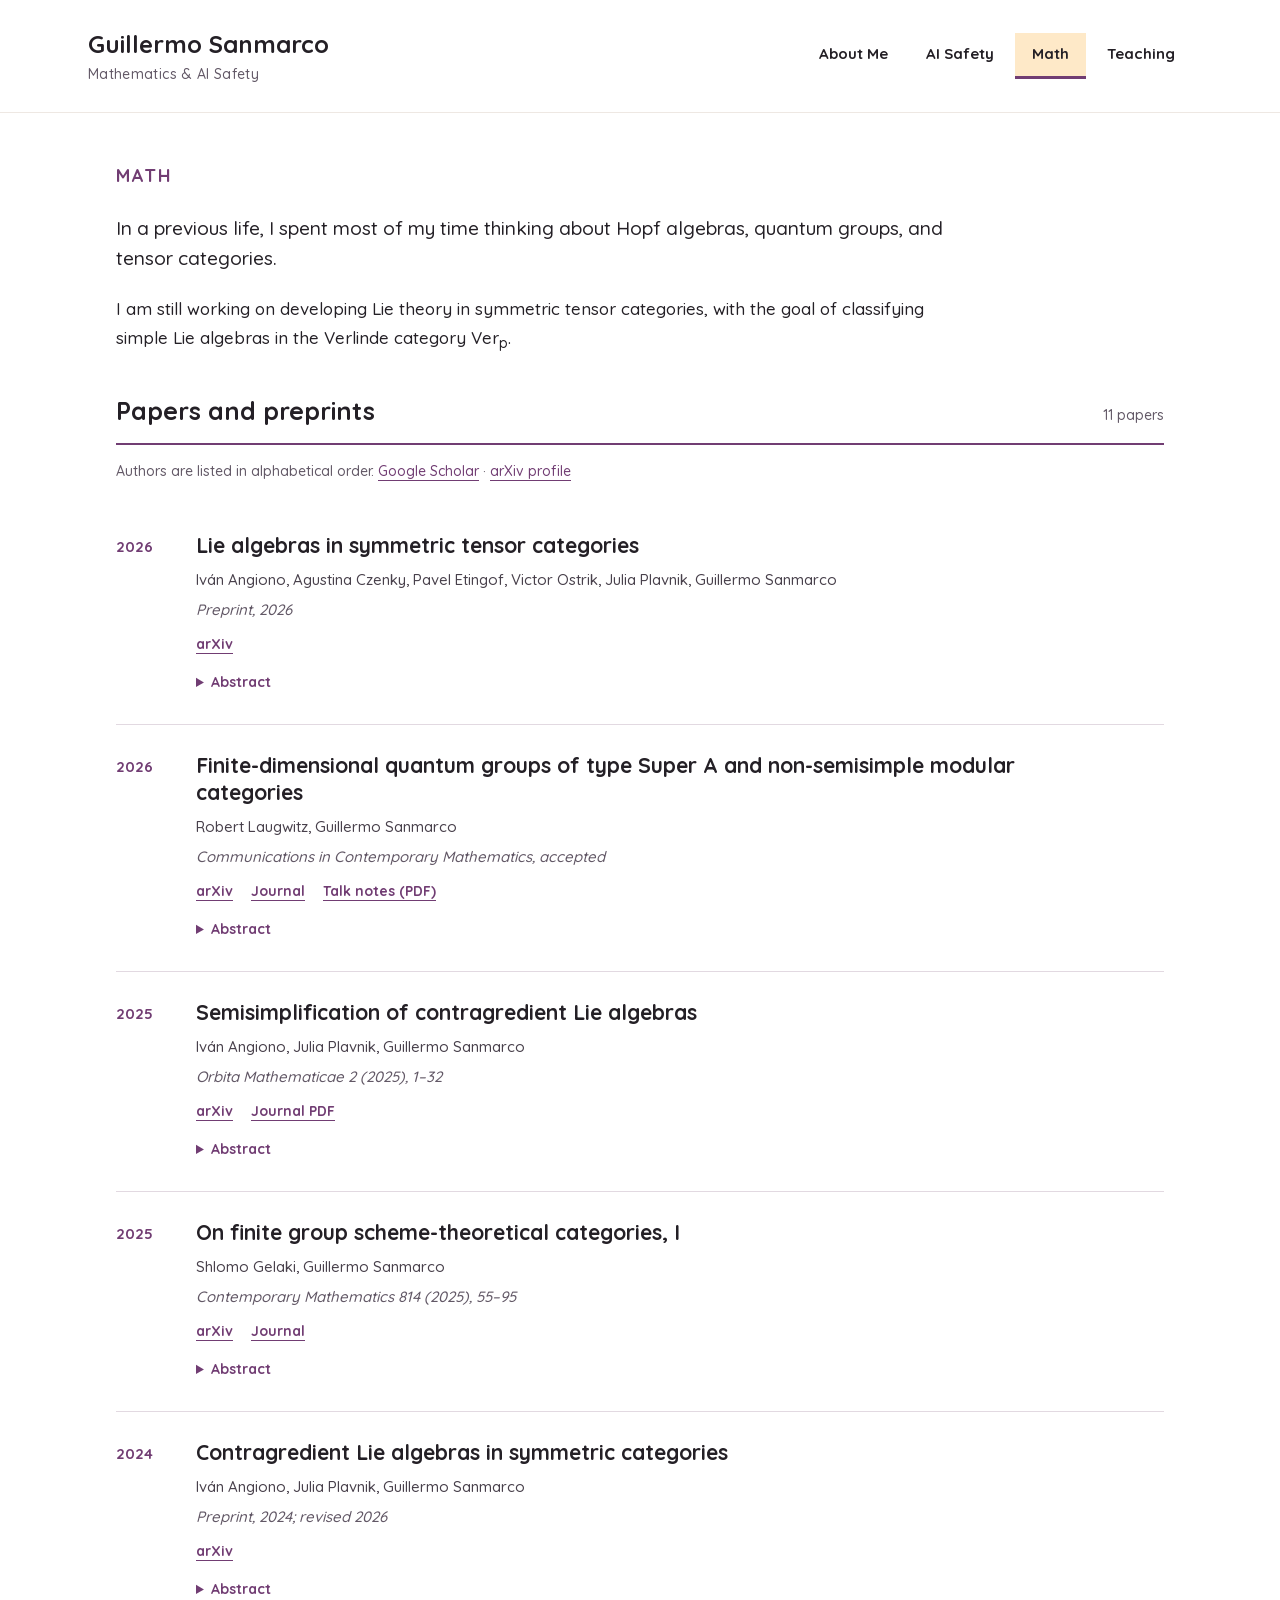
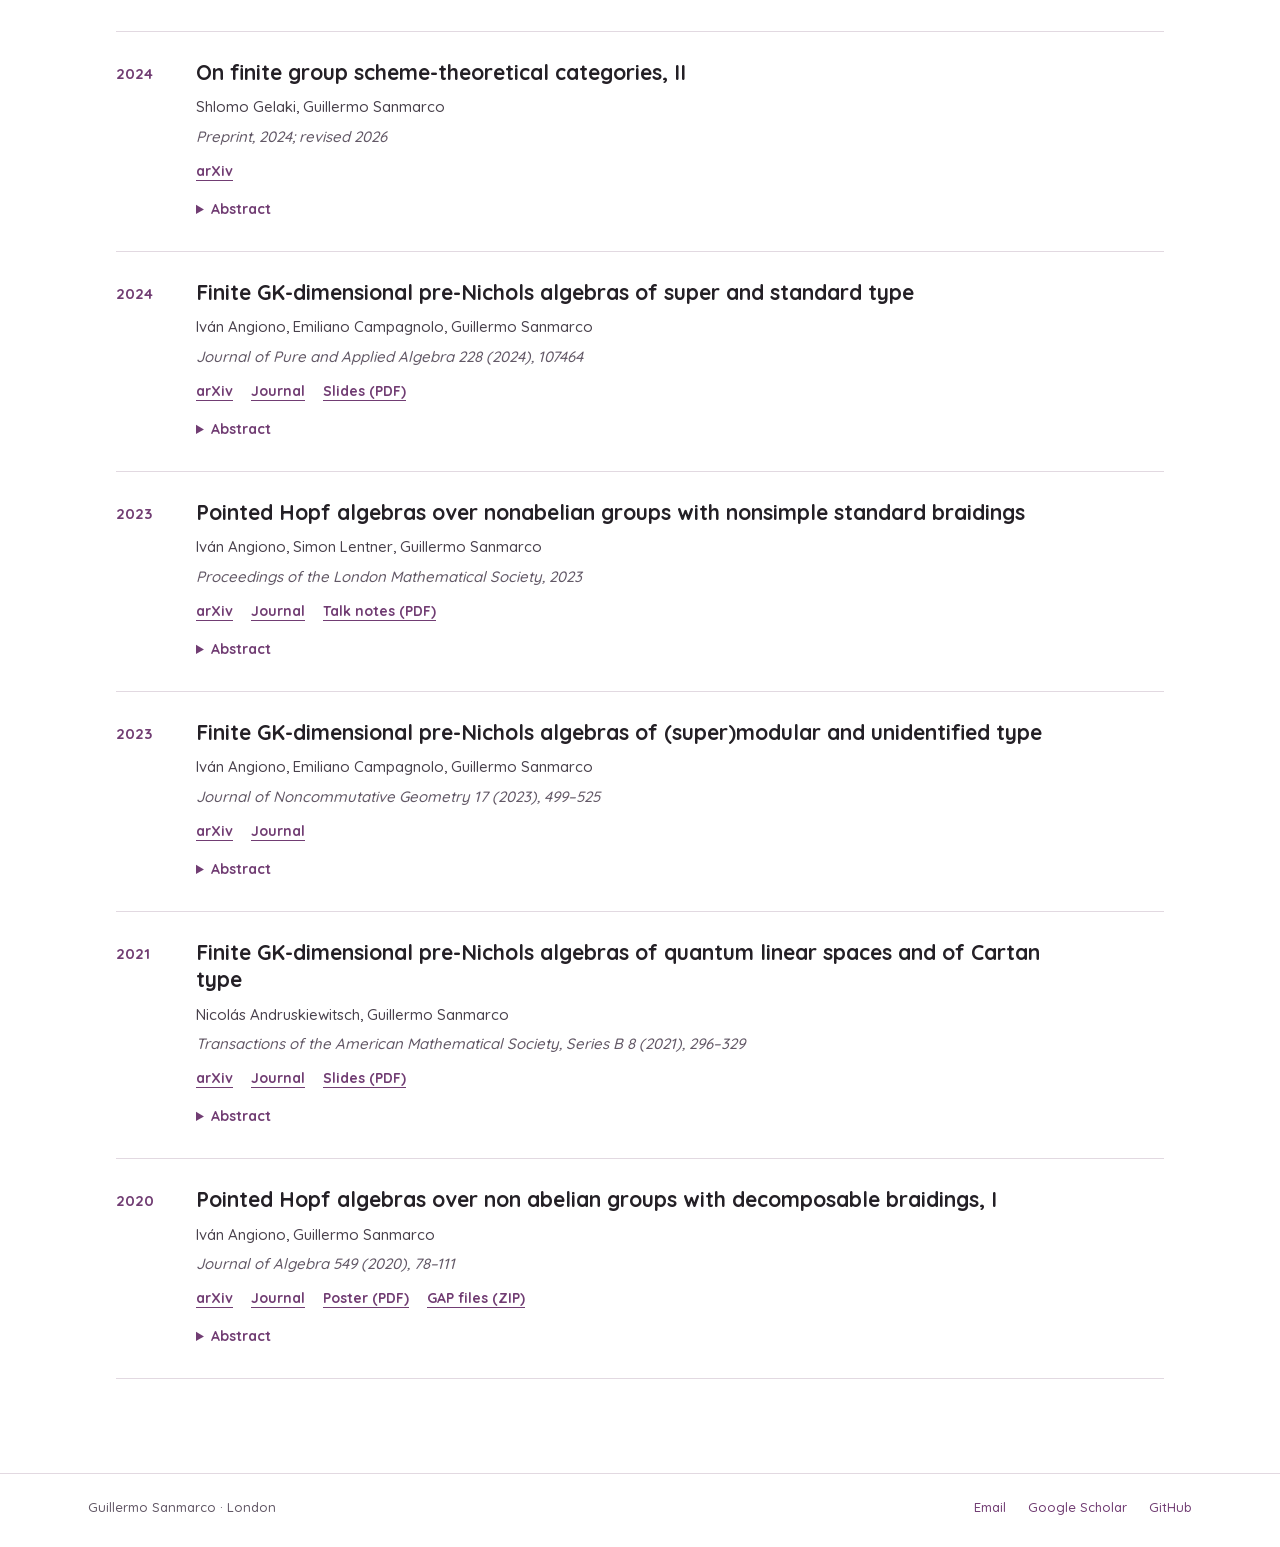
<file: math.html>
<!doctype html>
<html lang="en"><head><meta charset="utf-8"><meta name="viewport" content="width=device-width,initial-scale=1">
<title>Math · Guillermo Sanmarco</title><meta name="description" content="Papers and preprints by Guillermo Sanmarco on Hopf algebras, tensor categories, and representation theory.">
<meta name="theme-color" content="#713d73">
<meta name="referrer" content="strict-origin-when-cross-origin">
<link rel="icon" href="assets/favicon.svg" type="image/svg+xml"><link rel="stylesheet" href="assets/style.css?v=cc7e0315ac">
<link rel="preload" href="assets/quicksand.woff2" as="font" type="font/woff2" crossorigin>
<script src="assets/site.js?v=63e4ec101c" defer></script>
<script src="assets/analytics.js?v=1d7a8a3062" data-counter-endpoint="https://sanmarco-city-counts.sanmarcoguille.workers.dev/count" defer></script><link rel="canonical" href="https://sanmarcog.github.io/math.html"></head>
<body><a class="skip-link" href="#main">Skip to content</a>
<header class="site-header"><div class="header-inner"><a class="brand" href="index.html"><strong>Guillermo Sanmarco</strong><span>Mathematics &amp; AI Safety</span></a><nav class="site-nav" aria-label="Main navigation"><a href="index.html" >About Me</a><a href="ai-safety.html" >AI Safety</a><a href="math.html" aria-current="page">Math</a><a href="teaching.html" >Teaching</a></nav></div></header>
<main id="main"><div class="container"><div class="page-intro"><h1 class="eyebrow">Math</h1><p class="intro-line">In a previous life, I spent most of my time thinking about Hopf algebras, quantum groups, and tensor categories.</p><p>I am still working on developing Lie theory in symmetric tensor categories, with the goal of classifying simple Lie algebras in the Verlinde category Ver<sub>p</sub>.</p></div>
<div class="section-heading"><h2>Papers and preprints</h2><span id="paper-count" role="status">11 papers</span></div>
<p class="small-note" style="margin-top:15px">Authors are listed in alphabetical order. <a href="https://scholar.google.com/citations?user=6tiehCkAAAAJ&amp;hl=en" >Google Scholar</a> · <a href="https://arxiv.org/search/?query=Sanmarco%2C+Guillermo&amp;searchtype=author&amp;abstracts=show&amp;order=-announced_date_first&amp;size=50" >arXiv profile</a></p>
<div class="paper-list"><article class="paper" data-type="preprint"><div class="paper-year">2026</div><div><h3><a href="https://arxiv.org/abs/2610.27492" >Lie algebras in symmetric tensor categories</a></h3><p class="authors">Iván Angiono, Agustina Czenky, Pavel Etingof, Victor Ostrik, Julia Plavnik, Guillermo Sanmarco</p><p class="venue">Preprint, 2026</p><div class="paper-links"><a href="https://arxiv.org/abs/2610.27492" >arXiv</a></div><details class="paper-abstract"><summary>Abstract<span class="sr-only">: Lie algebras in symmetric tensor categories</span></summary><div class="abstract-text"><p>We develop the general theory of Lie algebras in symmetric tensor categories. We prove categorical versions of classical results such as Engel’s theorem, Cartan’s criterion, and that all derivations of a strongly semisimple Lie algebra are inner. For finite-dimensional graded Lie algebras, we construct a graded category 𝒪, classify its graded-simple objects, and prove the generic graded irreducibility of Verma modules. Lastly, we develop the theory of root systems for contragredient Lie algebras.</p></div></details></div></article><article class="paper" data-type="journal"><div class="paper-year">2026</div><div><h3><a href="https://arxiv.org/abs/2301.10685" >Finite-dimensional quantum groups of type Super A and non-semisimple modular categories</a></h3><p class="authors">Robert Laugwitz, Guillermo Sanmarco</p><p class="venue">Communications in Contemporary Mathematics, accepted</p><div class="paper-links"><a href="https://arxiv.org/abs/2301.10685" >arXiv</a><a href="https://doi.org/10.1142/S021919972650029X" >Journal</a><a href="materials/math/quantum-groups-talk-notes.pdf" >Talk notes (PDF)</a></div><details class="paper-abstract"><summary>Abstract<span class="sr-only">: Finite-dimensional quantum groups of type Super A and non-semisimple modular categories</span></summary><div class="abstract-text"><p>We construct a series of finite-dimensional quantum groups as braided Drinfeld doubles of Nichols algebras of type Super A, for an even root of unity, and classify ribbon structures for these quantum groups. Ribbon structures exist if and only if the rank is even and all simple roots are odd. In this case, the quantum groups have a unique ribbon structure which comes from a non-semisimple spherical structure on the negative Borel Hopf subalgebra. Hence, the categories of finite-dimensional modules over these quantum groups provide examples of non-semisimple modular categories. In the rank-two case, we explicitly describe all simple modules of these quantum groups. We finish by computing link invariants, based on generalized traces, associated to a four-dimensional simple module of the rank-two quantum group. These knot invariants distinguish certain knots indistinguishable by the Jones or HOMFLYPT polynomials and are related to a specialization of the Links-Gould invariant.</p></div></details></div></article><article class="paper" data-type="journal"><div class="paper-year">2025</div><div><h3><a href="https://arxiv.org/abs/2309.12451" >Semisimplification of contragredient Lie algebras</a></h3><p class="authors">Iván Angiono, Julia Plavnik, Guillermo Sanmarco</p><p class="venue">Orbita Mathematicae 2 (2025), 1–32</p><div class="paper-links"><a href="https://arxiv.org/abs/2309.12451" >arXiv</a><a href="https://msp.org/om/2025/2-1/om-v2-n1-p01-p.pdf" >Journal PDF</a></div><details class="paper-abstract"><summary>Abstract<span class="sr-only">: Semisimplification of contragredient Lie algebras</span></summary><div class="abstract-text"><p>We describe the structure and different features of Lie algebras in the Verlinde category, obtained as semisimplification of contragredient Lie algebras in characteristic p with respect to the adjoint action of a Chevalley generator. In particular, we construct a root system for these algebras that arises as a parabolic restriction of the known root system for the classical Lie algebra. This gives a lattice grading with simple homogeneous components and a triangular decomposition for the semisimplified Lie algebra. We also obtain a non-degenerate invariant form that behaves well with the lattice grading. As an application, we exhibit concrete new examples of Lie algebras in the Verlinde category.</p></div></details></div></article><article class="paper" data-type="journal"><div class="paper-year">2025</div><div><h3><a href="https://arxiv.org/abs/2306.10205" >On finite group scheme-theoretical categories, I</a></h3><p class="authors">Shlomo Gelaki, Guillermo Sanmarco</p><p class="venue">Contemporary Mathematics 814 (2025), 55–95</p><div class="paper-links"><a href="https://arxiv.org/abs/2306.10205" >arXiv</a><a href="https://doi.org/10.1090/conm/814/16302" >Journal</a></div><details class="paper-abstract"><summary>Abstract<span class="sr-only">: On finite group scheme-theoretical categories, I</span></summary><div class="abstract-text"><p>Let 𝒞 denote a finite group scheme-theoretical category over an algebraically closed field of characteristic p≥0 as introduced by the first author. For any indecomposable exact module category over 𝒞, we classify its simple objects and provide an expression for their projective covers, in terms of double cosets and projective representations of certain closed subgroup schemes, which upgrades a result by Ostrik for group-theoretical fusion categories. As a byproduct, we describe the simples and indecomposable projectives of 𝒞, and parametrize the Brauer-Picard group of Coh(G) for any finite connected group scheme G. Finally, we apply our results to describe the blocks of the center of Coh(G), which is a group scheme-theoretical category.</p></div></details></div></article><article class="paper" data-type="preprint"><div class="paper-year">2024</div><div><h3><a href="https://arxiv.org/abs/2401.02915" >Contragredient Lie algebras in symmetric categories</a></h3><p class="authors">Iván Angiono, Julia Plavnik, Guillermo Sanmarco</p><p class="venue">Preprint, 2024; revised 2026</p><div class="paper-links"><a href="https://arxiv.org/abs/2401.02915" >arXiv</a></div><details class="paper-abstract"><summary>Abstract<span class="sr-only">: Contragredient Lie algebras in symmetric categories</span></summary><div class="abstract-text"><p>We define contragredient Lie algebras in symmetric categories, generalizing the construction of Lie algebras of the form 𝔤(A) for a Cartan matrix A from the category of vector spaces to an arbitrary symmetric tensor category. The main complication resides in the fact that, in contrast to the classical case, a general symmetric tensor category can admit tori (playing the role of Cartan subalgebras) which are non-abelian and have a sophisticated representation theory. Using this construction, we obtain and describe new examples of Lie algebras in the universal Verlinde category in characteristic p≥5. We also show that some previously known examples can be obtained with our construction.</p></div></details></div></article><article class="paper" data-type="preprint"><div class="paper-year">2024</div><div><h3><a href="https://arxiv.org/abs/2403.08785" >On finite group scheme-theoretical categories, II</a></h3><p class="authors">Shlomo Gelaki, Guillermo Sanmarco</p><p class="venue">Preprint, 2024; revised 2026</p><div class="paper-links"><a href="https://arxiv.org/abs/2403.08785" >arXiv</a></div><details class="paper-abstract"><summary>Abstract<span class="sr-only">: On finite group scheme-theoretical categories, II</span></summary><div class="abstract-text"><p>Let 𝒞 := 𝒞(G, ω, H, ψ) be a finite group scheme-theoretical category over an algebraically closed field of characteristic p ≥ 0. For every indecomposable exact module category over 𝒞, we classify the simple objects by double cosets and projective representations of their stabilizers. We construct the projective covers using finite-dimensional algebras of twisted equivariant sheaves on the full infinitesimal neighborhoods of the orbits, and determine their underlying sheaves and dimensions. We prove that 𝒞 is unimodular if and only if δ<sub>G</sub>|<sub>H</sub> = δ<sub>H</sub><sup>2</sup>, where δ<sub>G</sub> and δ<sub>H</sub> are the modular characters. In particular, unimodularity is independent of the admissible twisting. We also describe the orbit-indexed Serre summands and relative-center equivariantization of the center of Coh(G, ω). In characteristic two, a calculation for G = α<sub>2</sub> shows that a nontrivial associator can change both the Loewy length of a projective cover and the dimension of the self-extension space of the simple object.</p></div></details></div></article><article class="paper" data-type="journal"><div class="paper-year">2024</div><div><h3><a href="https://arxiv.org/abs/2009.04863" >Finite GK-dimensional pre-Nichols algebras of super and standard type</a></h3><p class="authors">Iván Angiono, Emiliano Campagnolo, Guillermo Sanmarco</p><p class="venue">Journal of Pure and Applied Algebra 228 (2024), 107464</p><div class="paper-links"><a href="https://arxiv.org/abs/2009.04863" >arXiv</a><a href="https://doi.org/10.1016/j.jpaa.2023.107464" >Journal</a><a href="materials/math/pre-nichols-slides.pdf" >Slides (PDF)</a></div><details class="paper-abstract"><summary>Abstract<span class="sr-only">: Finite GK-dimensional pre-Nichols algebras of super and standard type</span></summary><div class="abstract-text"><p>We prove that finite GK-dimensional pre-Nichols algebras of super and standard type are quotients of the corresponding distinguished pre-Nichols algebras, except when the braiding matrix is of type super A and the dimension of the braided vector space is three. For these two exceptions we explicitly construct substitutes as braided central extensions of the corresponding pre-Nichols algebras by a polynomial ring in one variable. Via bosonization this gives new examples of finite GK-dimensional Hopf algebras.</p></div></details></div></article><article class="paper" data-type="journal"><div class="paper-year">2023</div><div><h3><a href="https://arxiv.org/abs/2206.10726" >Pointed Hopf algebras over nonabelian groups with nonsimple standard braidings</a></h3><p class="authors">Iván Angiono, Simon Lentner, Guillermo Sanmarco</p><p class="venue">Proceedings of the London Mathematical Society, 2023</p><div class="paper-links"><a href="https://arxiv.org/abs/2206.10726" >arXiv</a><a href="https://doi.org/10.1112/plms.12559" >Journal</a><a href="materials/math/standard-braidings-talk-notes.pdf" >Talk notes (PDF)</a></div><details class="paper-abstract"><summary>Abstract<span class="sr-only">: Pointed Hopf algebras over nonabelian groups with nonsimple standard braidings</span></summary><div class="abstract-text"><p>We construct finite-dimensional Hopf algebras whose coradical is the group algebra of a central extension of an abelian group. They fall into families associated to a semisimple Lie algebra together with a Dynkin diagram automorphism. We show conversely that every finite-dimensional pointed Hopf algebra over a non-abelian group with non-simple infinitesimal braiding of rank at least 4 is of this form. We follow the steps of the Lifting Method by Andruskiewitsch–Schneider. Our starting point is the classification of finite-dimensional Nichols algebras over non-abelian groups by Heckenberger–Vendramin, which consist of low rank exceptions and large rank families. We prove that the large rank families are cocycle twists of Nichols algebras constructed by the second author as foldings of Nichols algebras of Cartan type over abelian groups by outer automorphisms. This enables us to give uniform Lie-theoretic descriptions of the large rank families, prove generation in degree one and construct liftings. We also show that every lifting is a cocycle deformation of the corresponding coradically graded Hopf algebra using an explicit presentation by generators and relations of the Nichols algebra. On the level of tensor categories, we construct families of graded extensions of the representation category of a quantum group by a group of diagram automorphism.</p></div></details></div></article><article class="paper" data-type="journal"><div class="paper-year">2023</div><div><h3><a href="https://arxiv.org/abs/2110.11217" >Finite GK-dimensional pre-Nichols algebras of (super)modular and unidentified type</a></h3><p class="authors">Iván Angiono, Emiliano Campagnolo, Guillermo Sanmarco</p><p class="venue">Journal of Noncommutative Geometry 17 (2023), 499–525</p><div class="paper-links"><a href="https://arxiv.org/abs/2110.11217" >arXiv</a><a href="https://ems.press/journals/jncg/articles/9871877" >Journal</a></div><details class="paper-abstract"><summary>Abstract<span class="sr-only">: Finite GK-dimensional pre-Nichols algebras of (super)modular and unidentified type</span></summary><div class="abstract-text"><p>We show that every finite GK-dimensional pre-Nichols algebra for braidings of diagonal type with connected diagram of modular, supermodular or unidentified type is a quotient of the distinguished pre-Nichols algebra introduced by the first-named author, up to two exceptions. For both of these exceptional cases, we provide a pre-Nichols algebra that substitutes the distinguished one in the sense that it projects onto all finite GK-dimensional pre-Nichols algebras. We build these two substitutes as non-trivial central extensions with finite GK-dimension of the corresponding distinguished pre-Nichols algebra. We describe these algebras by generators and relations, and provide a basis. This work essentially completes the study of eminent pre-Nichols algebras of diagonal type with connected diagram and finite-dimensional Nichols algebra.</p></div></details></div></article><article class="paper" data-type="journal"><div class="paper-year">2021</div><div><h3><a href="https://arxiv.org/abs/2002.11087" >Finite GK-dimensional pre-Nichols algebras of quantum linear spaces and of Cartan type</a></h3><p class="authors">Nicolás Andruskiewitsch, Guillermo Sanmarco</p><p class="venue">Transactions of the American Mathematical Society, Series B 8 (2021), 296–329</p><div class="paper-links"><a href="https://arxiv.org/abs/2002.11087" >arXiv</a><a href="https://doi.org/10.1090/btran/66" >Journal</a><a href="materials/math/pre-nichols-slides.pdf" >Slides (PDF)</a></div><details class="paper-abstract"><summary>Abstract<span class="sr-only">: Finite GK-dimensional pre-Nichols algebras of quantum linear spaces and of Cartan type</span></summary><div class="abstract-text"><p>We study pre-Nichols algebras of quantum linear spaces and of Cartan type with finite GK-dimension. We prove that out of a short list of exceptions involving only roots of order 2, 3, 4, 6, any such pre-Nichols algebra is a quotient of the distinguished pre-Nichols algebra introduced by Angiono generalizing the De Concini-Procesi quantum groups. There are two new examples, one of which can be thought of as G<sub>2</sub> at a third root of one.</p></div></details></div></article><article class="paper" data-type="journal"><div class="paper-year">2020</div><div><h3><a href="https://arxiv.org/abs/1905.04285" >Pointed Hopf algebras over non abelian groups with decomposable braidings, I</a></h3><p class="authors">Iván Angiono, Guillermo Sanmarco</p><p class="venue">Journal of Algebra 549 (2020), 78–111</p><div class="paper-links"><a href="https://arxiv.org/abs/1905.04285" >arXiv</a><a href="https://doi.org/10.1016/j.jalgebra.2019.11.040" >Journal</a><a href="materials/math/decomposable-braidings-poster.pdf" >Poster (PDF)</a><a href="materials/math/decomposable-braidings-gap.zip" >GAP files (ZIP)</a></div><details class="paper-abstract"><summary>Abstract<span class="sr-only">: Pointed Hopf algebras over non abelian groups with decomposable braidings, I</span></summary><div class="abstract-text"><p>We describe all finite-dimensional pointed Hopf algebras whose infinitesimal braiding is a fixed Yetter-Drinfeld module decomposed as the sum of two simple objects: a point and the one of transpositions of the symmetric group in three letters. We give a presentation by generators and relations of the corresponding Nichols algebra and show that Andruskiewitsch-Schneider Conjecture holds for this kind of pointed Hopf algebras.</p></div></details></div></article></div></div></main>
<footer class="site-footer"><div class="footer-inner"><span>Guillermo Sanmarco · London</span><div class="footer-links"><a href="mailto:gsanmarco91@gmail.com" >Email</a><a href="https://scholar.google.com/citations?user=6tiehCkAAAAJ&amp;hl=en" >Google Scholar</a><a href="https://github.com/sanmarcog" >GitHub</a></div></div></footer>
</body></html>
</file>
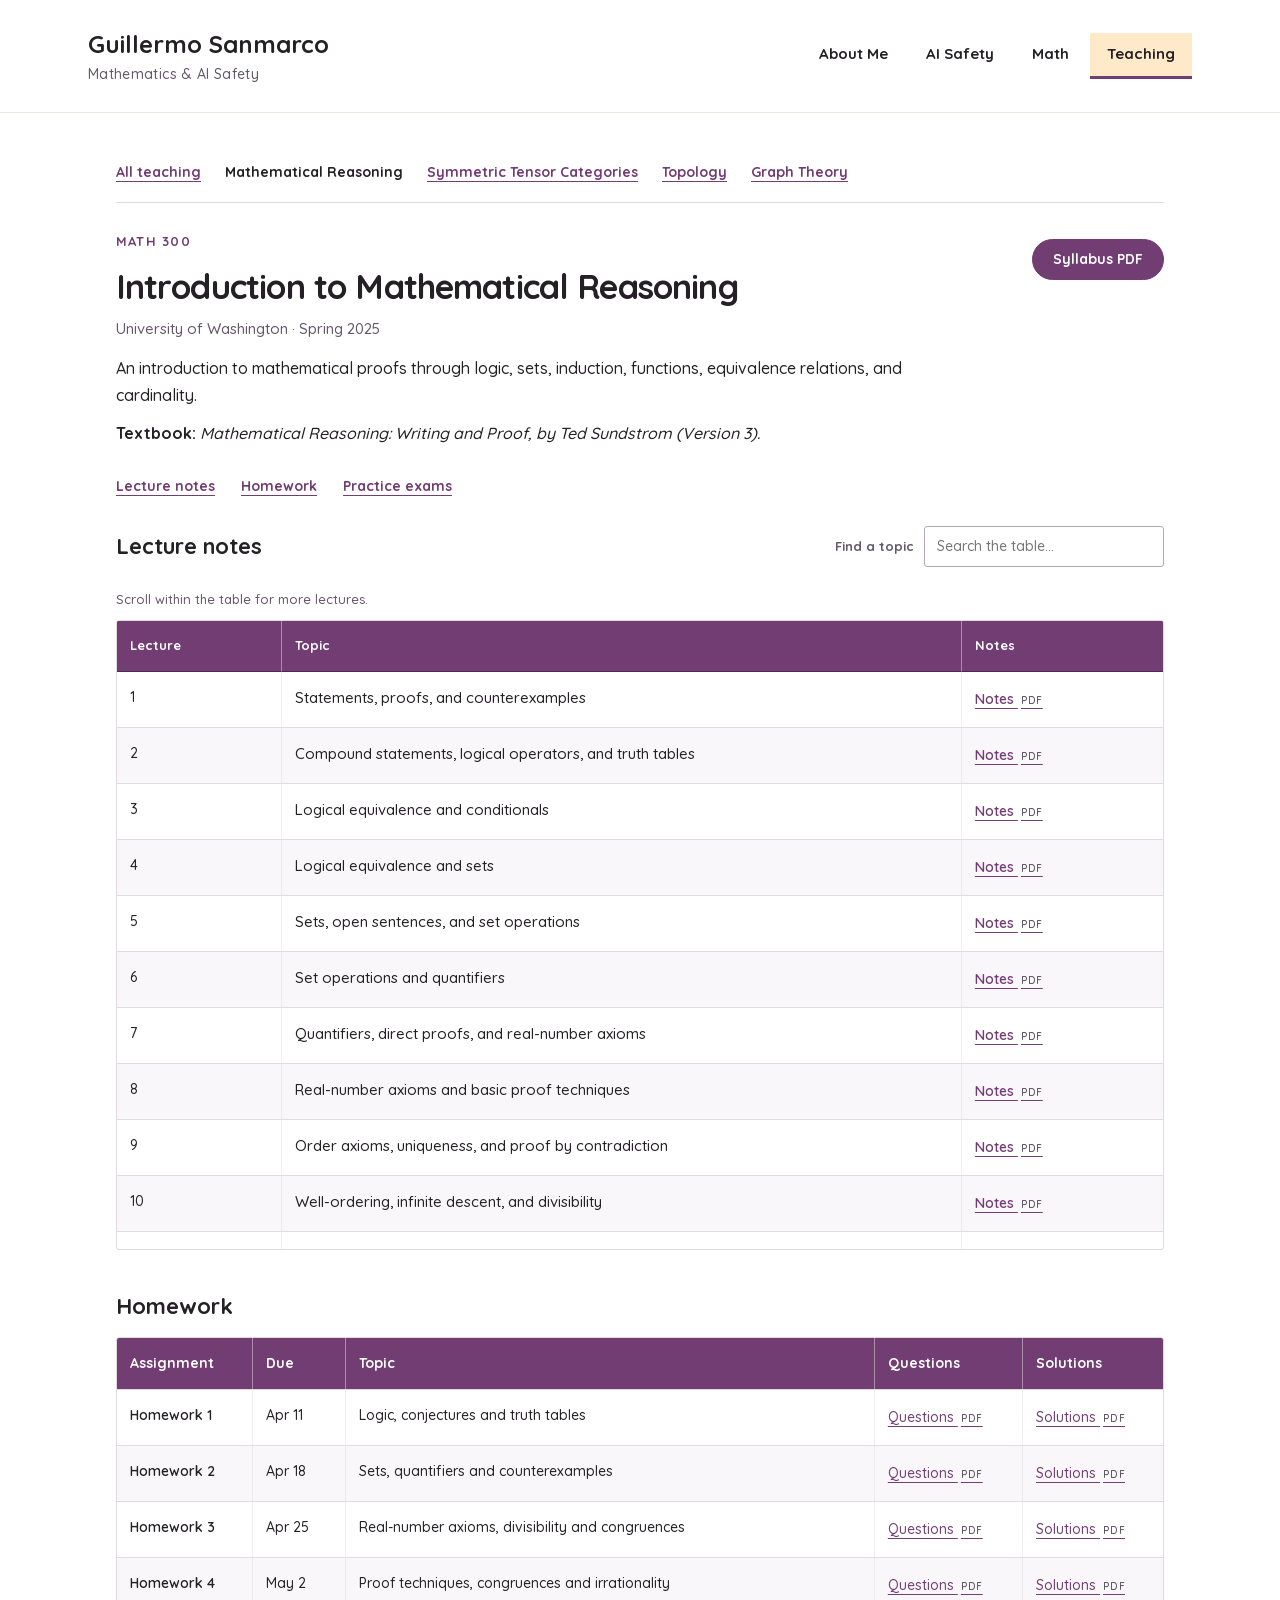
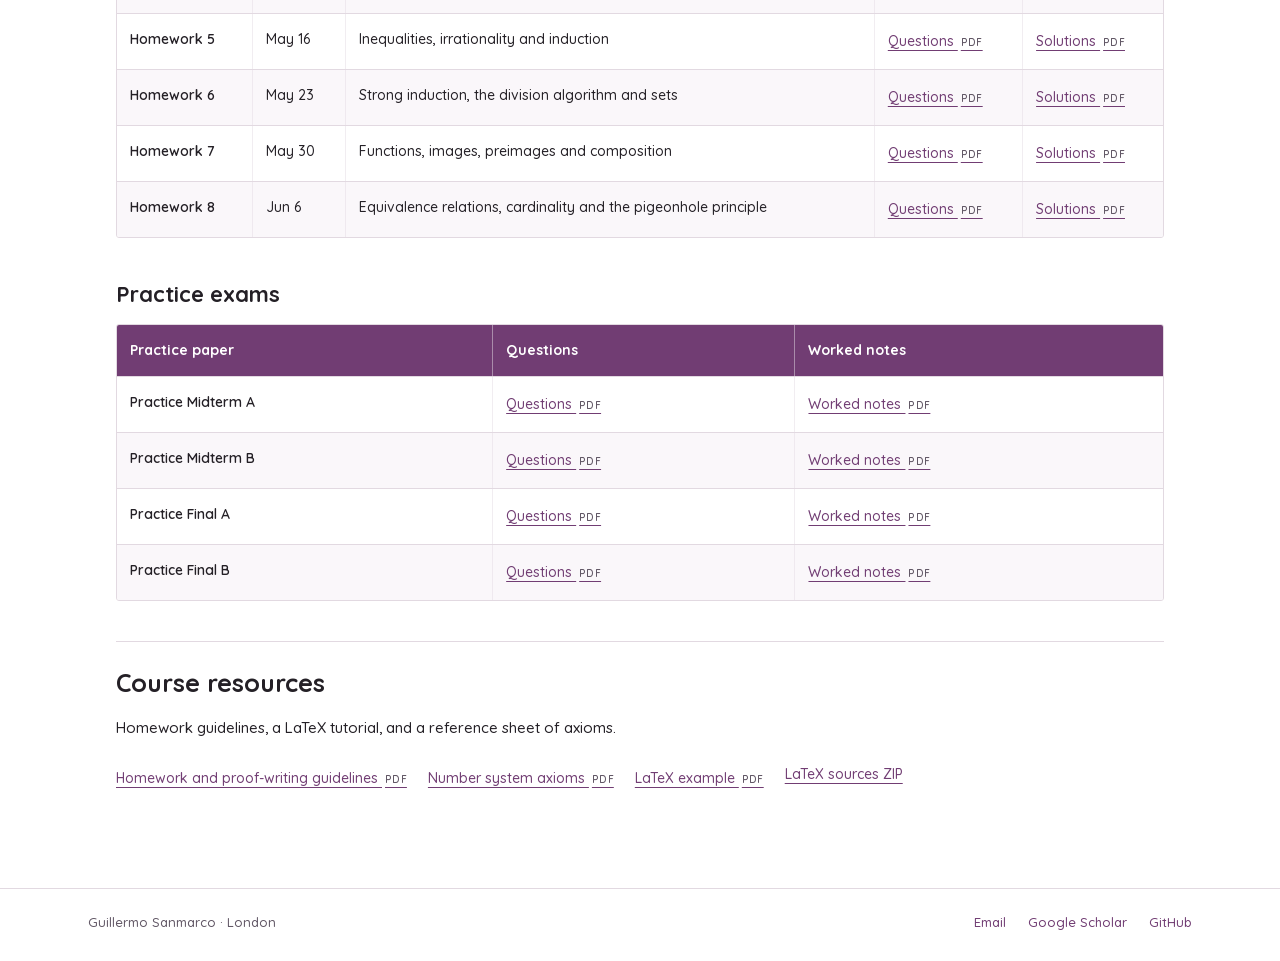
<file: mathematical-reasoning.html>
<!doctype html>
<html lang="en"><head><meta charset="utf-8"><meta name="viewport" content="width=device-width,initial-scale=1">
<title>Introduction to Mathematical Reasoning · Guillermo Sanmarco</title><meta name="description" content="Math 300: Introduction to Mathematical Reasoning. Lecture notes and assignments from University of Washington, Spring 2025.">
<meta name="theme-color" content="#713d73">
<meta name="referrer" content="strict-origin-when-cross-origin">
<link rel="icon" href="assets/favicon.svg" type="image/svg+xml"><link rel="stylesheet" href="assets/style.css?v=cc7e0315ac">
<link rel="preload" href="assets/quicksand.woff2" as="font" type="font/woff2" crossorigin>
<script src="assets/site.js?v=63e4ec101c" defer></script>
<script src="assets/analytics.js?v=1d7a8a3062" data-counter-endpoint="https://sanmarco-city-counts.sanmarcoguille.workers.dev/count" defer></script><link rel="canonical" href="https://sanmarcog.github.io/mathematical-reasoning.html"></head>
<body><a class="skip-link" href="#main">Skip to content</a>
<header class="site-header"><div class="header-inner"><a class="brand" href="index.html"><strong>Guillermo Sanmarco</strong><span>Mathematics &amp; AI Safety</span></a><nav class="site-nav" aria-label="Main navigation"><a href="index.html" >About Me</a><a href="ai-safety.html" >AI Safety</a><a href="math.html" >Math</a><a href="teaching.html" aria-current="page">Teaching</a></nav></div></header>
<main id="main"><div class="container"><nav class="course-nav" aria-label="Teaching navigation"><a href="teaching.html" >All teaching</a><a href="mathematical-reasoning.html" aria-current="page">Mathematical Reasoning</a><a href="symmetric-tensor-categories.html" >Symmetric Tensor Categories</a><a href="topology.html" >Topology</a><a href="graph-theory.html" >Graph Theory</a></nav><div class="course-top"><div><p class="eyebrow">Math 300</p><h1>Introduction to Mathematical Reasoning</h1><p class="course-meta">University of Washington · Spring 2025</p></div><a href="materials/math-300-2025/syllabus.pdf" class="button" >Syllabus PDF</a></div>
<div class="course-description"><p>An introduction to mathematical proofs through logic, sets, induction, functions, equivalence relations, and cardinality.</p><p><strong>Textbook:</strong> <em>Mathematical Reasoning: Writing and Proof, by Ted Sundstrom (Version 3).</em></p></div>
<nav class="material-nav" aria-label="Course sections"><a href="#lecture-notes" >Lecture notes</a><a href="#homework" >Homework</a><a href="#practice-exams" >Practice exams</a></nav><div class="table-toolbar" id="lecture-notes"><h2>Lecture notes</h2><div class="search-box" hidden><label for="course-search">Find a topic</label><input id="course-search" type="search" placeholder="Search the table…" autocomplete="off" aria-controls="course-table"></div></div>
<p id="course-search-status" class="small-note" role="status" aria-live="polite"></p>
<p id="table-scroll-hint" class="scroll-hint">Scroll within the table for more lectures<span class="horizontal-hint"> · Swipe sideways for all materials</span>.</p>
<div class="table-wrap course-scroll" role="region" aria-label="Introduction to Mathematical Reasoning materials" aria-describedby="table-scroll-hint" tabindex="0"><table class="course-table" id="course-table"><caption>Introduction to Mathematical Reasoning lectures and assignments, Spring 2025</caption><thead><tr><th scope="col">Lecture</th><th scope="col">Topic</th><th scope="col">Notes</th></tr></thead><tbody><tr><td class="">1</td><td class="topic">Statements, proofs, and counterexamples</td><td class="resource"><a class="file-link" href="materials/math-300-2025/lecture-01.pdf" aria-label="Notes, PDF, Notes, Statements, proofs, and counterexamples">Notes <span class="file-type">PDF</span></a></td></tr><tr><td class="">2</td><td class="topic">Compound statements, logical operators, and truth tables</td><td class="resource"><a class="file-link" href="materials/math-300-2025/lecture-02.pdf" aria-label="Notes, PDF, Notes, Compound statements, logical operators, and truth tables">Notes <span class="file-type">PDF</span></a></td></tr><tr><td class="">3</td><td class="topic">Logical equivalence and conditionals</td><td class="resource"><a class="file-link" href="materials/math-300-2025/lecture-03.pdf" aria-label="Notes, PDF, Notes, Logical equivalence and conditionals">Notes <span class="file-type">PDF</span></a></td></tr><tr><td class="">4</td><td class="topic">Logical equivalence and sets</td><td class="resource"><a class="file-link" href="materials/math-300-2025/lecture-04.pdf" aria-label="Notes, PDF, Notes, Logical equivalence and sets">Notes <span class="file-type">PDF</span></a></td></tr><tr><td class="">5</td><td class="topic">Sets, open sentences, and set operations</td><td class="resource"><a class="file-link" href="materials/math-300-2025/lecture-05.pdf" aria-label="Notes, PDF, Notes, Sets, open sentences, and set operations">Notes <span class="file-type">PDF</span></a></td></tr><tr><td class="">6</td><td class="topic">Set operations and quantifiers</td><td class="resource"><a class="file-link" href="materials/math-300-2025/lecture-06.pdf" aria-label="Notes, PDF, Notes, Set operations and quantifiers">Notes <span class="file-type">PDF</span></a></td></tr><tr><td class="">7</td><td class="topic">Quantifiers, direct proofs, and real-number axioms</td><td class="resource"><a class="file-link" href="materials/math-300-2025/lecture-07.pdf" aria-label="Notes, PDF, Notes, Quantifiers, direct proofs, and real-number axioms">Notes <span class="file-type">PDF</span></a></td></tr><tr><td class="">8</td><td class="topic">Real-number axioms and basic proof techniques</td><td class="resource"><a class="file-link" href="materials/math-300-2025/lecture-08.pdf" aria-label="Notes, PDF, Notes, Real-number axioms and basic proof techniques">Notes <span class="file-type">PDF</span></a></td></tr><tr><td class="">9</td><td class="topic">Order axioms, uniqueness, and proof by contradiction</td><td class="resource"><a class="file-link" href="materials/math-300-2025/lecture-09.pdf" aria-label="Notes, PDF, Notes, Order axioms, uniqueness, and proof by contradiction">Notes <span class="file-type">PDF</span></a></td></tr><tr><td class="">10</td><td class="topic">Well-ordering, infinite descent, and divisibility</td><td class="resource"><a class="file-link" href="materials/math-300-2025/lecture-10.pdf" aria-label="Notes, PDF, Notes, Well-ordering, infinite descent, and divisibility">Notes <span class="file-type">PDF</span></a></td></tr><tr><td class="">11</td><td class="topic">Divisibility, modular arithmetic, and the division theorem</td><td class="resource"><a class="file-link" href="materials/math-300-2025/lecture-11.pdf" aria-label="Notes, PDF, Notes, Divisibility, modular arithmetic, and the division theorem">Notes <span class="file-type">PDF</span></a></td></tr><tr><td class="">12</td><td class="topic">Modular arithmetic, the division theorem, and irrationality</td><td class="resource"><a class="file-link" href="materials/math-300-2025/lecture-12.pdf" aria-label="Notes, PDF, Notes, Modular arithmetic, the division theorem, and irrationality">Notes <span class="file-type">PDF</span></a></td></tr><tr><td class="">13</td><td class="topic">Mathematical induction</td><td class="resource"><a class="file-link" href="materials/math-300-2025/lecture-13.pdf" aria-label="Notes, PDF, Notes, Mathematical induction">Notes <span class="file-type">PDF</span></a></td></tr><tr><td class="">14</td><td class="topic">Induction examples and pitfalls</td><td class="resource"><a class="file-link" href="materials/math-300-2025/lecture-14.pdf" aria-label="Notes, PDF, Notes, Induction examples and pitfalls">Notes <span class="file-type">PDF</span></a></td></tr><tr><td class="">15</td><td class="topic">Strong induction and recursive sequences</td><td class="resource"><a class="file-link" href="materials/math-300-2025/lecture-15.pdf" aria-label="Notes, PDF, Notes, Strong induction and recursive sequences">Notes <span class="file-type">PDF</span></a></td></tr><tr><td class="">18</td><td class="topic">Power sets and proofs about sets</td><td class="resource"><a class="file-link" href="materials/math-300-2025/lecture-18.pdf" aria-label="Notes, PDF, Notes, Power sets and proofs about sets">Notes <span class="file-type">PDF</span></a></td></tr><tr><td class="">19</td><td class="topic">Algebra of sets and ordered pairs</td><td class="resource"><a class="file-link" href="materials/math-300-2025/lecture-19.pdf" aria-label="Notes, PDF, Notes, Algebra of sets and ordered pairs">Notes <span class="file-type">PDF</span></a></td></tr><tr><td class="">20</td><td class="topic">Cartesian products and indexed families of sets</td><td class="resource"><a class="file-link" href="materials/math-300-2025/lecture-20.pdf" aria-label="Notes, PDF, Notes, Cartesian products and indexed families of sets">Notes <span class="file-type">PDF</span></a></td></tr><tr><td class="">21</td><td class="topic">Functions, images, preimages, and injections</td><td class="resource"><a class="file-link" href="materials/math-300-2025/lecture-21.pdf" aria-label="Notes, PDF, Notes, Functions, images, preimages, and injections">Notes <span class="file-type">PDF</span></a></td></tr><tr><td class="">22</td><td class="topic">Injections, surjections, and bijections</td><td class="resource"><a class="file-link" href="materials/math-300-2025/lecture-22.pdf" aria-label="Notes, PDF, Notes, Injections, surjections, and bijections">Notes <span class="file-type">PDF</span></a></td></tr><tr><td class="">23</td><td class="topic">Bijections and composition of functions</td><td class="resource"><a class="file-link" href="materials/math-300-2025/lecture-23.pdf" aria-label="Notes, PDF, Notes, Bijections and composition of functions">Notes <span class="file-type">PDF</span></a></td></tr><tr><td class="">24</td><td class="topic">Composition and functions as sets</td><td class="resource"><a class="file-link" href="materials/math-300-2025/lecture-24.pdf" aria-label="Notes, PDF, Notes, Composition and functions as sets">Notes <span class="file-type">PDF</span></a></td></tr><tr><td class="">25</td><td class="topic">Inverse functions</td><td class="resource"><a class="file-link" href="materials/math-300-2025/lecture-25.pdf" aria-label="Notes, PDF, Notes, Inverse functions">Notes <span class="file-type">PDF</span></a></td></tr><tr><td class="">26</td><td class="topic">Relations, equivalence relations, and equivalence classes</td><td class="resource"><a class="file-link" href="materials/math-300-2025/lecture-26.pdf" aria-label="Notes, PDF, Notes, Relations, equivalence relations, and equivalence classes">Notes <span class="file-type">PDF</span></a></td></tr><tr><td class="">27</td><td class="topic">Partitions and arithmetic modulo n</td><td class="resource"><a class="file-link" href="materials/math-300-2025/lecture-27.pdf" aria-label="Notes, PDF, Notes, Partitions and arithmetic modulo n">Notes <span class="file-type">PDF</span></a></td></tr><tr><td class="">28</td><td class="topic">Finite sets, cardinality, and the pigeonhole principle</td><td class="resource"><a class="file-link" href="materials/math-300-2025/lecture-28.pdf" aria-label="Notes, PDF, Notes, Finite sets, cardinality, and the pigeonhole principle">Notes <span class="file-type">PDF</span></a></td></tr></tbody></table></div>
<p id="course-no-results" class="no-results" hidden>No matching rows. Try another topic or clear the search.</p><section class="course-resources" id="homework"><h2>Homework</h2><div class="table-wrap" role="region" aria-label="Homework" tabindex="0"><table class="resource-table"><caption>Homework — Spring 2025</caption><thead><tr><th scope="col">Assignment</th><th scope="col">Due</th><th scope="col">Topic</th><th scope="col">Questions</th><th scope="col">Solutions</th></tr></thead><tbody><tr><td>Homework 1</td><td>Apr 11</td><td>Logic, conjectures and truth tables</td><td><a class="file-link" href="materials/math-300-2025/homework-01.pdf" aria-label="Questions, PDF, Questions, Homework 1">Questions <span class="file-type">PDF</span></a></td><td><a class="file-link" href="materials/math-300-2025/homework-01-solutions.pdf" aria-label="Solutions, PDF, Solutions, Homework 1">Solutions <span class="file-type">PDF</span></a></td></tr><tr><td>Homework 2</td><td>Apr 18</td><td>Sets, quantifiers and counterexamples</td><td><a class="file-link" href="materials/math-300-2025/homework-02.pdf" aria-label="Questions, PDF, Questions, Homework 2">Questions <span class="file-type">PDF</span></a></td><td><a class="file-link" href="materials/math-300-2025/homework-02-solutions.pdf" aria-label="Solutions, PDF, Solutions, Homework 2">Solutions <span class="file-type">PDF</span></a></td></tr><tr><td>Homework 3</td><td>Apr 25</td><td>Real-number axioms, divisibility and congruences</td><td><a class="file-link" href="materials/math-300-2025/homework-03.pdf" aria-label="Questions, PDF, Questions, Homework 3">Questions <span class="file-type">PDF</span></a></td><td><a class="file-link" href="materials/math-300-2025/homework-03-solutions.pdf" aria-label="Solutions, PDF, Solutions, Homework 3">Solutions <span class="file-type">PDF</span></a></td></tr><tr><td>Homework 4</td><td>May 2</td><td>Proof techniques, congruences and irrationality</td><td><a class="file-link" href="materials/math-300-2025/homework-04.pdf" aria-label="Questions, PDF, Questions, Homework 4">Questions <span class="file-type">PDF</span></a></td><td><a class="file-link" href="materials/math-300-2025/homework-04-solutions.pdf" aria-label="Solutions, PDF, Solutions, Homework 4">Solutions <span class="file-type">PDF</span></a></td></tr><tr><td>Homework 5</td><td>May 16</td><td>Inequalities, irrationality and induction</td><td><a class="file-link" href="materials/math-300-2025/homework-05.pdf" aria-label="Questions, PDF, Questions, Homework 5">Questions <span class="file-type">PDF</span></a></td><td><a class="file-link" href="materials/math-300-2025/homework-05-solutions.pdf" aria-label="Solutions, PDF, Solutions, Homework 5">Solutions <span class="file-type">PDF</span></a></td></tr><tr><td>Homework 6</td><td>May 23</td><td>Strong induction, the division algorithm and sets</td><td><a class="file-link" href="materials/math-300-2025/homework-06.pdf" aria-label="Questions, PDF, Questions, Homework 6">Questions <span class="file-type">PDF</span></a></td><td><a class="file-link" href="materials/math-300-2025/homework-06-solutions.pdf" aria-label="Solutions, PDF, Solutions, Homework 6">Solutions <span class="file-type">PDF</span></a></td></tr><tr><td>Homework 7</td><td>May 30</td><td>Functions, images, preimages and composition</td><td><a class="file-link" href="materials/math-300-2025/homework-07.pdf" aria-label="Questions, PDF, Questions, Homework 7">Questions <span class="file-type">PDF</span></a></td><td><a class="file-link" href="materials/math-300-2025/homework-07-solutions.pdf" aria-label="Solutions, PDF, Solutions, Homework 7">Solutions <span class="file-type">PDF</span></a></td></tr><tr><td>Homework 8</td><td>Jun 6</td><td>Equivalence relations, cardinality and the pigeonhole principle</td><td><a class="file-link" href="materials/math-300-2025/homework-08.pdf" aria-label="Questions, PDF, Questions, Homework 8">Questions <span class="file-type">PDF</span></a></td><td><a class="file-link" href="materials/math-300-2025/homework-08-solutions.pdf" aria-label="Solutions, PDF, Solutions, Homework 8">Solutions <span class="file-type">PDF</span></a></td></tr></tbody></table></div></section><section class="course-resources" id="practice-exams"><h2>Practice exams</h2><div class="table-wrap" role="region" aria-label="Practice exams" tabindex="0"><table class="resource-table"><caption>Practice exams — Spring 2025</caption><thead><tr><th scope="col">Practice paper</th><th scope="col">Questions</th><th scope="col">Worked notes</th></tr></thead><tbody><tr><td>Practice Midterm A</td><td><a class="file-link" href="materials/math-300-2025/practice-midterm-a.pdf" aria-label="Questions, PDF, Questions, Practice Midterm A">Questions <span class="file-type">PDF</span></a></td><td><a class="file-link" href="materials/math-300-2025/practice-midterm-a-worked.pdf" aria-label="Worked notes, PDF, Worked notes, Practice Midterm A">Worked notes <span class="file-type">PDF</span></a></td></tr><tr><td>Practice Midterm B</td><td><a class="file-link" href="materials/math-300-2025/practice-midterm-b.pdf" aria-label="Questions, PDF, Questions, Practice Midterm B">Questions <span class="file-type">PDF</span></a></td><td><a class="file-link" href="materials/math-300-2025/practice-midterm-b-worked.pdf" aria-label="Worked notes, PDF, Worked notes, Practice Midterm B">Worked notes <span class="file-type">PDF</span></a></td></tr><tr><td>Practice Final A</td><td><a class="file-link" href="materials/math-300-2025/practice-final-a.pdf" aria-label="Questions, PDF, Questions, Practice Final A">Questions <span class="file-type">PDF</span></a></td><td><a class="file-link" href="materials/math-300-2025/practice-final-a-worked.pdf" aria-label="Worked notes, PDF, Worked notes, Practice Final A">Worked notes <span class="file-type">PDF</span></a></td></tr><tr><td>Practice Final B</td><td><a class="file-link" href="materials/math-300-2025/practice-final-b.pdf" aria-label="Questions, PDF, Questions, Practice Final B">Questions <span class="file-type">PDF</span></a></td><td><a class="file-link" href="materials/math-300-2025/practice-final-b-worked.pdf" aria-label="Worked notes, PDF, Worked notes, Practice Final B">Worked notes <span class="file-type">PDF</span></a></td></tr></tbody></table></div></section><section class="source-files"><h2>Course resources</h2><p>Homework guidelines, a LaTeX tutorial, and a reference sheet of axioms.</p><div class="source-grid"><a class="file-link" href="materials/math-300-2025/homework-guidelines.pdf" aria-label="Homework and proof-writing guidelines, PDF">Homework and proof-writing guidelines <span class="file-type">PDF</span></a><a class="file-link" href="materials/math-300-2025/number-system-axioms.pdf" aria-label="Number system axioms, PDF">Number system axioms <span class="file-type">PDF</span></a><a class="file-link" href="materials/math-300-2025/latex-example.pdf" aria-label="LaTeX example, PDF">LaTeX example <span class="file-type">PDF</span></a><a href="materials/math-300-2025/latex-sources.zip" aria-label="LaTeX sources ZIP, ">LaTeX sources ZIP</a></div></section></div></main>
<footer class="site-footer"><div class="footer-inner"><span>Guillermo Sanmarco · London</span><div class="footer-links"><a href="mailto:gsanmarco91@gmail.com" >Email</a><a href="https://scholar.google.com/citations?user=6tiehCkAAAAJ&amp;hl=en" >Google Scholar</a><a href="https://github.com/sanmarcog" >GitHub</a></div></div></footer>
</body></html>
</file>
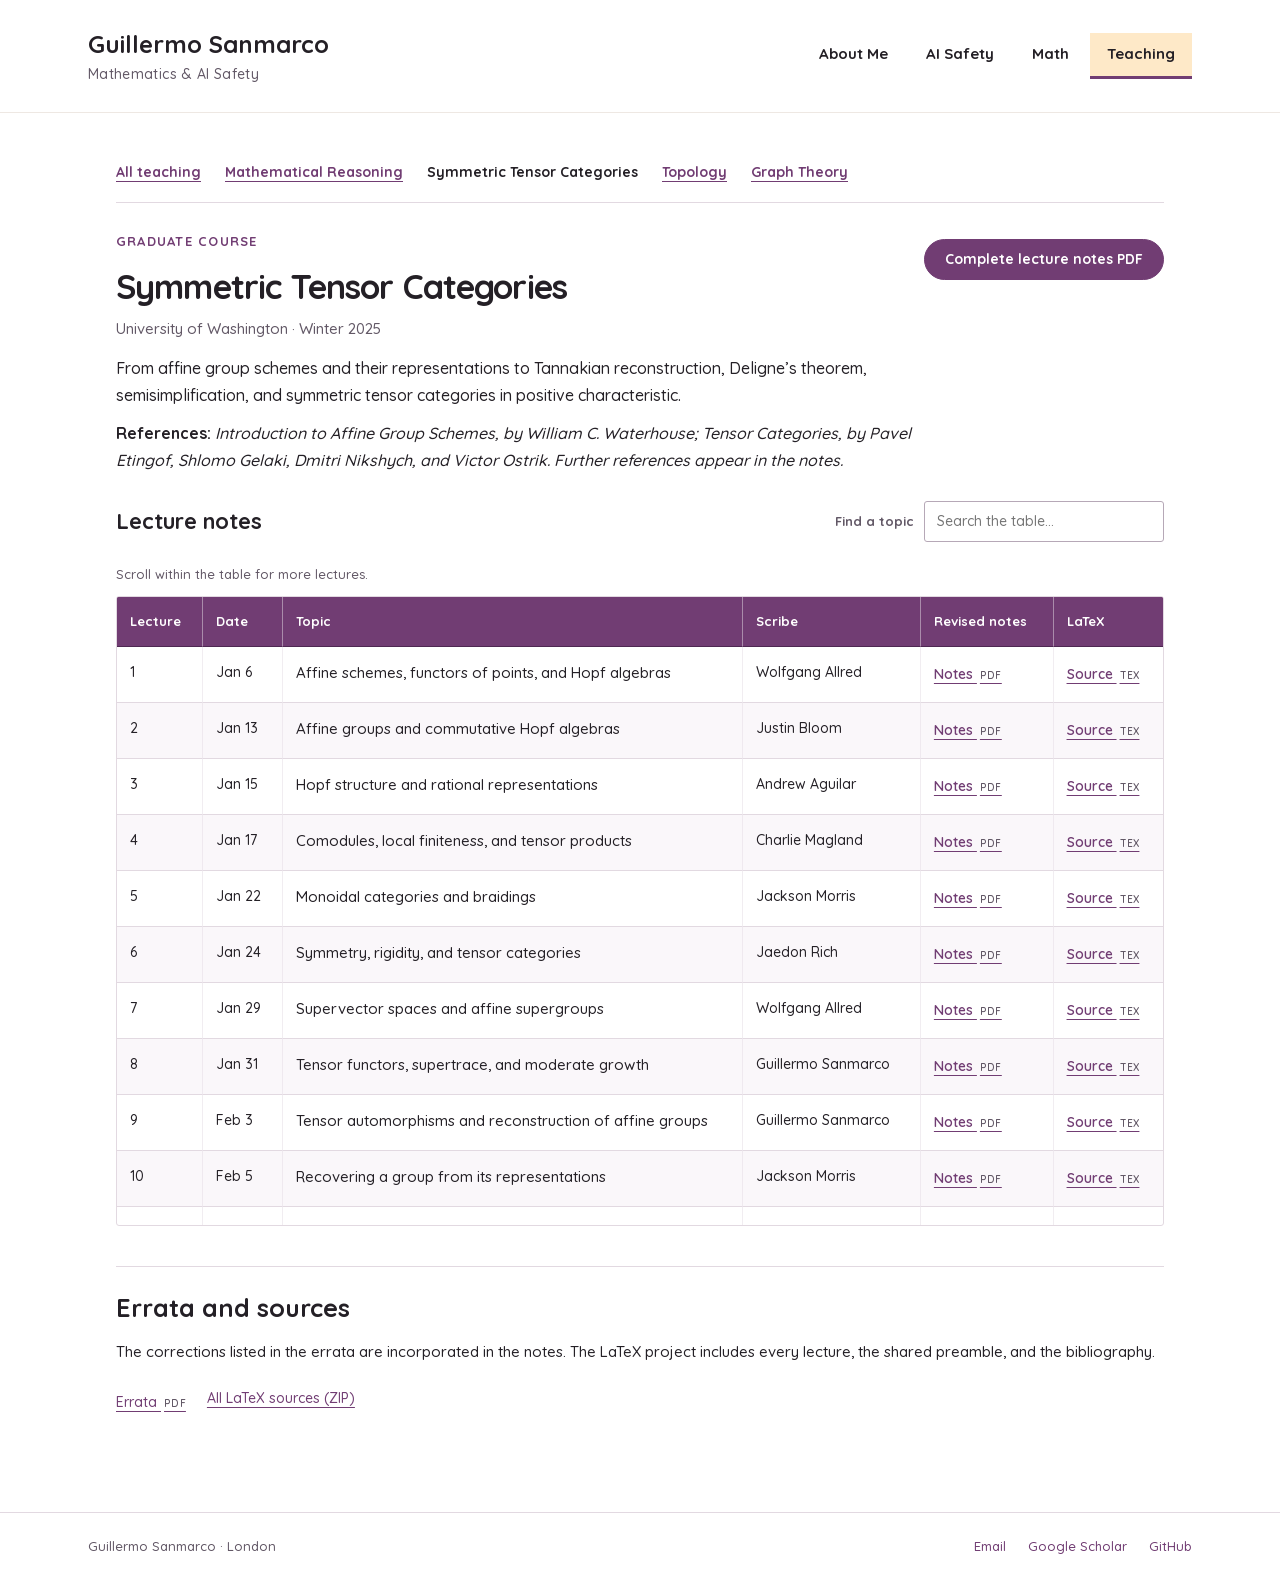
<file: symmetric-tensor-categories.html>
<!doctype html>
<html lang="en"><head><meta charset="utf-8"><meta name="viewport" content="width=device-width,initial-scale=1">
<title>Symmetric Tensor Categories · Guillermo Sanmarco</title><meta name="description" content="Symmetric Tensor Categories. Lecture notes and assignments from University of Washington, Winter 2025.">
<meta name="theme-color" content="#713d73">
<meta name="referrer" content="strict-origin-when-cross-origin">
<link rel="icon" href="assets/favicon.svg" type="image/svg+xml"><link rel="stylesheet" href="assets/style.css?v=cc7e0315ac">
<link rel="preload" href="assets/quicksand.woff2" as="font" type="font/woff2" crossorigin>
<script src="assets/site.js?v=63e4ec101c" defer></script>
<script src="assets/analytics.js?v=1d7a8a3062" data-counter-endpoint="https://sanmarco-city-counts.sanmarcoguille.workers.dev/count" defer></script><link rel="canonical" href="https://sanmarcog.github.io/symmetric-tensor-categories.html"></head>
<body><a class="skip-link" href="#main">Skip to content</a>
<header class="site-header"><div class="header-inner"><a class="brand" href="index.html"><strong>Guillermo Sanmarco</strong><span>Mathematics &amp; AI Safety</span></a><nav class="site-nav" aria-label="Main navigation"><a href="index.html" >About Me</a><a href="ai-safety.html" >AI Safety</a><a href="math.html" >Math</a><a href="teaching.html" aria-current="page">Teaching</a></nav></div></header>
<main id="main"><div class="container"><nav class="course-nav" aria-label="Teaching navigation"><a href="teaching.html" >All teaching</a><a href="mathematical-reasoning.html" >Mathematical Reasoning</a><a href="symmetric-tensor-categories.html" aria-current="page">Symmetric Tensor Categories</a><a href="topology.html" >Topology</a><a href="graph-theory.html" >Graph Theory</a></nav><div class="course-top"><div><p class="eyebrow">Graduate course</p><h1>Symmetric Tensor Categories</h1><p class="course-meta">University of Washington · Winter 2025</p></div><a href="materials/symmetric-tensor-categories/Symmetric-Tensor-Categories-Winter-2025.pdf" class="button" >Complete lecture notes PDF</a></div>
<div class="course-description"><p>From affine group schemes and their representations to Tannakian reconstruction, Deligne’s theorem, semisimplification, and symmetric tensor categories in positive characteristic.</p><p><strong>References:</strong> <em>Introduction to Affine Group Schemes, by William C. Waterhouse; Tensor Categories, by Pavel Etingof, Shlomo Gelaki, Dmitri Nikshych, and Victor Ostrik. Further references appear in the notes.</em></p></div>
<div class="table-toolbar" id="lecture-notes"><h2>Lecture notes</h2><div class="search-box" hidden><label for="course-search">Find a topic</label><input id="course-search" type="search" placeholder="Search the table…" autocomplete="off" aria-controls="course-table"></div></div>
<p id="course-search-status" class="small-note" role="status" aria-live="polite"></p>
<p id="table-scroll-hint" class="scroll-hint">Scroll within the table for more lectures<span class="horizontal-hint"> · Swipe sideways for all materials</span>.</p>
<div class="table-wrap course-scroll" role="region" aria-label="Symmetric Tensor Categories materials" aria-describedby="table-scroll-hint" tabindex="0"><table class="course-table" id="course-table"><caption>Symmetric Tensor Categories lectures and assignments, Winter 2025</caption><thead><tr><th scope="col">Lecture</th><th scope="col">Date</th><th scope="col">Topic</th><th scope="col">Scribe</th><th scope="col">Revised notes</th><th scope="col">LaTeX</th></tr></thead><tbody><tr><td class="">1</td><td class="">Jan 6</td><td class="topic">Affine schemes, functors of points, and Hopf algebras</td><td class="resource">Wolfgang Allred</td><td class="resource"><a class="file-link" href="materials/symmetric-tensor-categories/Lecture-01.pdf" aria-label="Notes, PDF, Revised notes, Affine schemes, functors of points, and Hopf algebras">Notes <span class="file-type">PDF</span></a></td><td class="resource"><a class="file-link" href="materials/symmetric-tensor-categories/lec1.tex" aria-label="Source, TeX, LaTeX, Affine schemes, functors of points, and Hopf algebras" download="lec1.tex">Source <span class="file-type">TeX</span></a></td></tr><tr><td class="">2</td><td class="">Jan 13</td><td class="topic">Affine groups and commutative Hopf algebras</td><td class="resource">Justin Bloom</td><td class="resource"><a class="file-link" href="materials/symmetric-tensor-categories/Lecture-02.pdf" aria-label="Notes, PDF, Revised notes, Affine groups and commutative Hopf algebras">Notes <span class="file-type">PDF</span></a></td><td class="resource"><a class="file-link" href="materials/symmetric-tensor-categories/lec2.tex" aria-label="Source, TeX, LaTeX, Affine groups and commutative Hopf algebras" download="lec2.tex">Source <span class="file-type">TeX</span></a></td></tr><tr><td class="">3</td><td class="">Jan 15</td><td class="topic">Hopf structure and rational representations</td><td class="resource">Andrew Aguilar</td><td class="resource"><a class="file-link" href="materials/symmetric-tensor-categories/Lecture-03.pdf" aria-label="Notes, PDF, Revised notes, Hopf structure and rational representations">Notes <span class="file-type">PDF</span></a></td><td class="resource"><a class="file-link" href="materials/symmetric-tensor-categories/lec3.tex" aria-label="Source, TeX, LaTeX, Hopf structure and rational representations" download="lec3.tex">Source <span class="file-type">TeX</span></a></td></tr><tr><td class="">4</td><td class="">Jan 17</td><td class="topic">Comodules, local finiteness, and tensor products</td><td class="resource">Charlie Magland</td><td class="resource"><a class="file-link" href="materials/symmetric-tensor-categories/Lecture-04.pdf" aria-label="Notes, PDF, Revised notes, Comodules, local finiteness, and tensor products">Notes <span class="file-type">PDF</span></a></td><td class="resource"><a class="file-link" href="materials/symmetric-tensor-categories/lec4.tex" aria-label="Source, TeX, LaTeX, Comodules, local finiteness, and tensor products" download="lec4.tex">Source <span class="file-type">TeX</span></a></td></tr><tr><td class="">5</td><td class="">Jan 22</td><td class="topic">Monoidal categories and braidings</td><td class="resource">Jackson Morris</td><td class="resource"><a class="file-link" href="materials/symmetric-tensor-categories/Lecture-05.pdf" aria-label="Notes, PDF, Revised notes, Monoidal categories and braidings">Notes <span class="file-type">PDF</span></a></td><td class="resource"><a class="file-link" href="materials/symmetric-tensor-categories/lec5.tex" aria-label="Source, TeX, LaTeX, Monoidal categories and braidings" download="lec5.tex">Source <span class="file-type">TeX</span></a></td></tr><tr><td class="">6</td><td class="">Jan 24</td><td class="topic">Symmetry, rigidity, and tensor categories</td><td class="resource">Jaedon Rich</td><td class="resource"><a class="file-link" href="materials/symmetric-tensor-categories/Lecture-06.pdf" aria-label="Notes, PDF, Revised notes, Symmetry, rigidity, and tensor categories">Notes <span class="file-type">PDF</span></a></td><td class="resource"><a class="file-link" href="materials/symmetric-tensor-categories/lec6.tex" aria-label="Source, TeX, LaTeX, Symmetry, rigidity, and tensor categories" download="lec6.tex">Source <span class="file-type">TeX</span></a></td></tr><tr><td class="">7</td><td class="">Jan 29</td><td class="topic">Supervector spaces and affine supergroups</td><td class="resource">Wolfgang Allred</td><td class="resource"><a class="file-link" href="materials/symmetric-tensor-categories/Lecture-07.pdf" aria-label="Notes, PDF, Revised notes, Supervector spaces and affine supergroups">Notes <span class="file-type">PDF</span></a></td><td class="resource"><a class="file-link" href="materials/symmetric-tensor-categories/lec7.tex" aria-label="Source, TeX, LaTeX, Supervector spaces and affine supergroups" download="lec7.tex">Source <span class="file-type">TeX</span></a></td></tr><tr><td class="">8</td><td class="">Jan 31</td><td class="topic">Tensor functors, supertrace, and moderate growth</td><td class="resource">Guillermo Sanmarco</td><td class="resource"><a class="file-link" href="materials/symmetric-tensor-categories/Lecture-08.pdf" aria-label="Notes, PDF, Revised notes, Tensor functors, supertrace, and moderate growth">Notes <span class="file-type">PDF</span></a></td><td class="resource"><a class="file-link" href="materials/symmetric-tensor-categories/lec8.tex" aria-label="Source, TeX, LaTeX, Tensor functors, supertrace, and moderate growth" download="lec8.tex">Source <span class="file-type">TeX</span></a></td></tr><tr><td class="">9</td><td class="">Feb 3</td><td class="topic">Tensor automorphisms and reconstruction of affine groups</td><td class="resource">Guillermo Sanmarco</td><td class="resource"><a class="file-link" href="materials/symmetric-tensor-categories/Lecture-09.pdf" aria-label="Notes, PDF, Revised notes, Tensor automorphisms and reconstruction of affine groups">Notes <span class="file-type">PDF</span></a></td><td class="resource"><a class="file-link" href="materials/symmetric-tensor-categories/lec9.tex" aria-label="Source, TeX, LaTeX, Tensor automorphisms and reconstruction of affine groups" download="lec9.tex">Source <span class="file-type">TeX</span></a></td></tr><tr><td class="">10</td><td class="">Feb 5</td><td class="topic">Recovering a group from its representations</td><td class="resource">Jackson Morris</td><td class="resource"><a class="file-link" href="materials/symmetric-tensor-categories/Lecture-10.pdf" aria-label="Notes, PDF, Revised notes, Recovering a group from its representations">Notes <span class="file-type">PDF</span></a></td><td class="resource"><a class="file-link" href="materials/symmetric-tensor-categories/lec10.tex" aria-label="Source, TeX, LaTeX, Recovering a group from its representations" download="lec10.tex">Source <span class="file-type">TeX</span></a></td></tr><tr><td class="">11</td><td class="">Feb 7</td><td class="topic">Abelian reconstruction and finite subcategories</td><td class="resource">Guillermo Sanmarco</td><td class="resource"><a class="file-link" href="materials/symmetric-tensor-categories/Lecture-11.pdf" aria-label="Notes, PDF, Revised notes, Abelian reconstruction and finite subcategories">Notes <span class="file-type">PDF</span></a></td><td class="resource"><a class="file-link" href="materials/symmetric-tensor-categories/lec11.tex" aria-label="Source, TeX, LaTeX, Abelian reconstruction and finite subcategories" download="lec11.tex">Source <span class="file-type">TeX</span></a></td></tr><tr><td class="">12</td><td class="">Feb 10</td><td class="topic">Reconstruction of a coalgebra</td><td class="resource">Guillermo Sanmarco</td><td class="resource"><a class="file-link" href="materials/symmetric-tensor-categories/Lecture-12.pdf" aria-label="Notes, PDF, Revised notes, Reconstruction of a coalgebra">Notes <span class="file-type">PDF</span></a></td><td class="resource"><a class="file-link" href="materials/symmetric-tensor-categories/lec12.tex" aria-label="Source, TeX, LaTeX, Reconstruction of a coalgebra" download="lec12.tex">Source <span class="file-type">TeX</span></a></td></tr><tr><td class="">13</td><td class="">Feb 12</td><td class="topic">Tannakian reconstruction and the Hopf algebra structure</td><td class="resource">Guillermo Sanmarco</td><td class="resource"><a class="file-link" href="materials/symmetric-tensor-categories/Lecture-13.pdf" aria-label="Notes, PDF, Revised notes, Tannakian reconstruction and the Hopf algebra structure">Notes <span class="file-type">PDF</span></a></td><td class="resource"><a class="file-link" href="materials/symmetric-tensor-categories/lec13.tex" aria-label="Source, TeX, LaTeX, Tannakian reconstruction and the Hopf algebra structure" download="lec13.tex">Source <span class="file-type">TeX</span></a></td></tr><tr><td class="">14</td><td class="">Feb 14</td><td class="topic">Incompressible categories and relative reconstruction</td><td class="resource">Guillermo Sanmarco</td><td class="resource"><a class="file-link" href="materials/symmetric-tensor-categories/Lecture-14.pdf" aria-label="Notes, PDF, Revised notes, Incompressible categories and relative reconstruction">Notes <span class="file-type">PDF</span></a></td><td class="resource"><a class="file-link" href="materials/symmetric-tensor-categories/lec14.tex" aria-label="Source, TeX, LaTeX, Incompressible categories and relative reconstruction" download="lec14.tex">Source <span class="file-type">TeX</span></a></td></tr><tr><td class="">15</td><td class="">Feb 19</td><td class="topic">Schur functors and Deligne’s theorem</td><td class="resource">Guillermo Sanmarco</td><td class="resource"><a class="file-link" href="materials/symmetric-tensor-categories/Lecture-15.pdf" aria-label="Notes, PDF, Revised notes, Schur functors and Deligne’s theorem">Notes <span class="file-type">PDF</span></a></td><td class="resource"><a class="file-link" href="materials/symmetric-tensor-categories/lec15.tex" aria-label="Source, TeX, LaTeX, Schur functors and Deligne’s theorem" download="lec15.tex">Source <span class="file-type">TeX</span></a></td></tr><tr><td class="">16</td><td class="">Feb 21</td><td class="topic">Moderate growth and semisimplification</td><td class="resource">Guillermo Sanmarco</td><td class="resource"><a class="file-link" href="materials/symmetric-tensor-categories/Lecture-16.pdf" aria-label="Notes, PDF, Revised notes, Moderate growth and semisimplification">Notes <span class="file-type">PDF</span></a></td><td class="resource"><a class="file-link" href="materials/symmetric-tensor-categories/lec16.tex" aria-label="Source, TeX, LaTeX, Moderate growth and semisimplification" download="lec16.tex">Source <span class="file-type">TeX</span></a></td></tr><tr><td class="">17</td><td class="">Feb 24</td><td class="topic">Negligible morphisms and the Verlinde category</td><td class="resource">Guillermo Sanmarco</td><td class="resource"><a class="file-link" href="materials/symmetric-tensor-categories/Lecture-17.pdf" aria-label="Notes, PDF, Revised notes, Negligible morphisms and the Verlinde category">Notes <span class="file-type">PDF</span></a></td><td class="resource"><a class="file-link" href="materials/symmetric-tensor-categories/lec17.tex" aria-label="Source, TeX, LaTeX, Negligible morphisms and the Verlinde category" download="lec17.tex">Source <span class="file-type">TeX</span></a></td></tr><tr><td class="">18</td><td class="">Feb 26</td><td class="topic">Verlinde fiber functors and equivariant objects</td><td class="resource">Guillermo Sanmarco</td><td class="resource"><a class="file-link" href="materials/symmetric-tensor-categories/Lecture-18.pdf" aria-label="Notes, PDF, Revised notes, Verlinde fiber functors and equivariant objects">Notes <span class="file-type">PDF</span></a></td><td class="resource"><a class="file-link" href="materials/symmetric-tensor-categories/lec18.tex" aria-label="Source, TeX, LaTeX, Verlinde fiber functors and equivariant objects" download="lec18.tex">Source <span class="file-type">TeX</span></a></td></tr><tr><td class="">19</td><td class="">Feb 28</td><td class="topic">The Frobenius functor</td><td class="resource">Guillermo Sanmarco</td><td class="resource"><a class="file-link" href="materials/symmetric-tensor-categories/Lecture-19.pdf" aria-label="Notes, PDF, Revised notes, The Frobenius functor">Notes <span class="file-type">PDF</span></a></td><td class="resource"><a class="file-link" href="materials/symmetric-tensor-categories/lec19.tex" aria-label="Source, TeX, LaTeX, The Frobenius functor" download="lec19.tex">Source <span class="file-type">TeX</span></a></td></tr><tr><td class="">20</td><td class="">Mar 3</td><td class="topic">Frobenius type and lifting</td><td class="resource">Guillermo Sanmarco</td><td class="resource"><a class="file-link" href="materials/symmetric-tensor-categories/Lecture-20.pdf" aria-label="Notes, PDF, Revised notes, Frobenius type and lifting">Notes <span class="file-type">PDF</span></a></td><td class="resource"><a class="file-link" href="materials/symmetric-tensor-categories/lec20.tex" aria-label="Source, TeX, LaTeX, Frobenius type and lifting" download="lec20.tex">Source <span class="file-type">TeX</span></a></td></tr><tr><td class="">21</td><td class="">Mar 5</td><td class="topic">Lifting and nondegenerate symmetric fusion categories</td><td class="resource">Guillermo Sanmarco</td><td class="resource"><a class="file-link" href="materials/symmetric-tensor-categories/Lecture-21.pdf" aria-label="Notes, PDF, Revised notes, Lifting and nondegenerate symmetric fusion categories">Notes <span class="file-type">PDF</span></a></td><td class="resource"><a class="file-link" href="materials/symmetric-tensor-categories/lec21.tex" aria-label="Source, TeX, LaTeX, Lifting and nondegenerate symmetric fusion categories" download="lec21.tex">Source <span class="file-type">TeX</span></a></td></tr><tr><td class="">22</td><td class="">Mar 7</td><td class="topic">Ostrik’s Verlinde fiber-functor theorem</td><td class="resource">Guillermo Sanmarco</td><td class="resource"><a class="file-link" href="materials/symmetric-tensor-categories/Lecture-22.pdf" aria-label="Notes, PDF, Revised notes, Ostrik’s Verlinde fiber-functor theorem">Notes <span class="file-type">PDF</span></a></td><td class="resource"><a class="file-link" href="materials/symmetric-tensor-categories/lec22.tex" aria-label="Source, TeX, LaTeX, Ostrik’s Verlinde fiber-functor theorem" download="lec22.tex">Source <span class="file-type">TeX</span></a></td></tr><tr><td class="">23</td><td class="">Mar 10</td><td class="topic">Frobenius exactness and further directions</td><td class="resource">Guillermo Sanmarco</td><td class="resource"><a class="file-link" href="materials/symmetric-tensor-categories/Lecture-23.pdf" aria-label="Notes, PDF, Revised notes, Frobenius exactness and further directions">Notes <span class="file-type">PDF</span></a></td><td class="resource"><a class="file-link" href="materials/symmetric-tensor-categories/lec23.tex" aria-label="Source, TeX, LaTeX, Frobenius exactness and further directions" download="lec23.tex">Source <span class="file-type">TeX</span></a></td></tr></tbody></table></div>
<p id="course-no-results" class="no-results" hidden>No matching rows. Try another topic or clear the search.</p><section class="source-files"><h2>Errata and sources</h2><p>The corrections listed in the errata are incorporated in the notes. The LaTeX project includes every lecture, the shared preamble, and the bibliography.</p><div class="source-grid"><a class="file-link" href="materials/symmetric-tensor-categories/Errata.pdf" aria-label="Errata, PDF">Errata <span class="file-type">PDF</span></a><a href="materials/symmetric-tensor-categories/Symmetric-Tensor-Categories-LaTeX.zip" aria-label="All LaTeX sources (ZIP), ">All LaTeX sources (ZIP)</a></div></section></div></main>
<footer class="site-footer"><div class="footer-inner"><span>Guillermo Sanmarco · London</span><div class="footer-links"><a href="mailto:gsanmarco91@gmail.com" >Email</a><a href="https://scholar.google.com/citations?user=6tiehCkAAAAJ&amp;hl=en" >Google Scholar</a><a href="https://github.com/sanmarcog" >GitHub</a></div></div></footer>
</body></html>
</file>
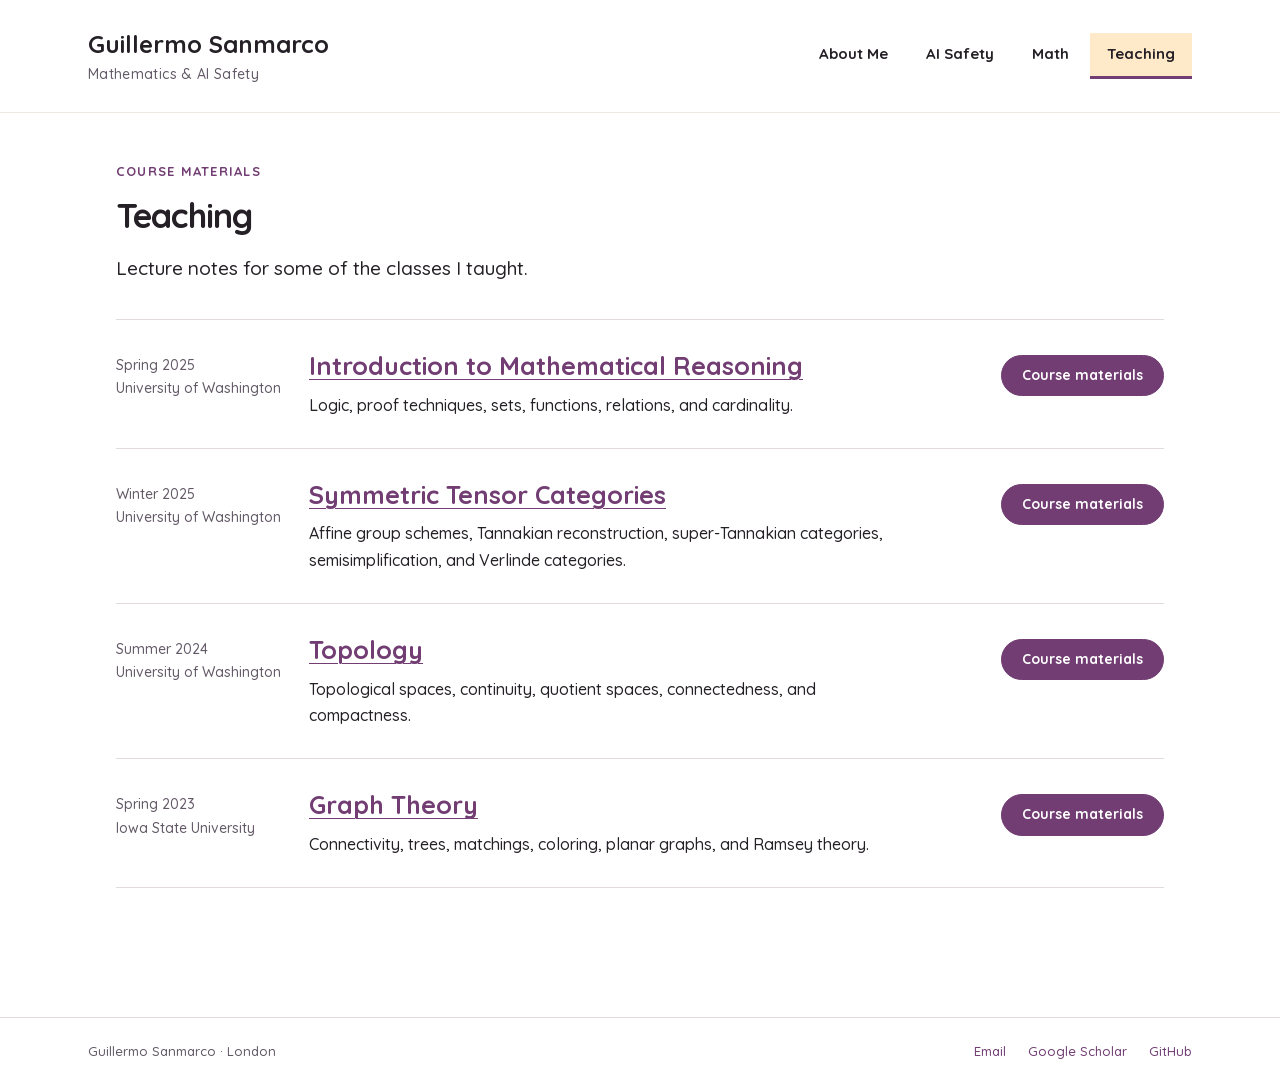
<file: teaching.html>
<!doctype html>
<html lang="en"><head><meta charset="utf-8"><meta name="viewport" content="width=device-width,initial-scale=1">
<title>Teaching · Guillermo Sanmarco</title><meta name="description" content="Mathematical Reasoning, Symmetric Tensor Categories, Topology, and Graph Theory course materials by Guillermo Sanmarco.">
<meta name="theme-color" content="#713d73">
<meta name="referrer" content="strict-origin-when-cross-origin">
<link rel="icon" href="assets/favicon.svg" type="image/svg+xml"><link rel="stylesheet" href="assets/style.css?v=cc7e0315ac">
<link rel="preload" href="assets/quicksand.woff2" as="font" type="font/woff2" crossorigin>
<script src="assets/site.js?v=63e4ec101c" defer></script>
<script src="assets/analytics.js?v=1d7a8a3062" data-counter-endpoint="https://sanmarco-city-counts.sanmarcoguille.workers.dev/count" defer></script><link rel="canonical" href="https://sanmarcog.github.io/teaching.html"></head>
<body><a class="skip-link" href="#main">Skip to content</a>
<header class="site-header"><div class="header-inner"><a class="brand" href="index.html"><strong>Guillermo Sanmarco</strong><span>Mathematics &amp; AI Safety</span></a><nav class="site-nav" aria-label="Main navigation"><a href="index.html" >About Me</a><a href="ai-safety.html" >AI Safety</a><a href="math.html" >Math</a><a href="teaching.html" aria-current="page">Teaching</a></nav></div></header>
<main id="main"><div class="container"><div class="page-intro"><p class="eyebrow">Course materials</p><h1>Teaching</h1><p class="intro-line">Lecture notes for some of the classes I taught.</p></div>
<div class="course-list"><section class="course-summary"><div class="course-year">Spring 2025<br>University of Washington</div><div><h2><a href="mathematical-reasoning.html">Introduction to Mathematical Reasoning</a></h2><p>Logic, proof techniques, sets, functions, relations, and cardinality.</p></div><a class="button" href="mathematical-reasoning.html">Course materials</a></section>
<section class="course-summary"><div class="course-year">Winter 2025<br>University of Washington</div><div><h2><a href="symmetric-tensor-categories.html">Symmetric Tensor Categories</a></h2><p>Affine group schemes, Tannakian reconstruction, super-Tannakian categories, semisimplification, and Verlinde categories.</p></div><a class="button" href="symmetric-tensor-categories.html">Course materials</a></section>
<section class="course-summary"><div class="course-year">Summer 2024<br>University of Washington</div><div><h2><a href="topology.html">Topology</a></h2><p>Topological spaces, continuity, quotient spaces, connectedness, and compactness.</p></div><a class="button" href="topology.html">Course materials</a></section>
<section class="course-summary"><div class="course-year">Spring 2023<br>Iowa State University</div><div><h2><a href="graph-theory.html">Graph Theory</a></h2><p>Connectivity, trees, matchings, coloring, planar graphs, and Ramsey theory.</p></div><a class="button" href="graph-theory.html">Course materials</a></section></div></div></main>
<footer class="site-footer"><div class="footer-inner"><span>Guillermo Sanmarco · London</span><div class="footer-links"><a href="mailto:gsanmarco91@gmail.com" >Email</a><a href="https://scholar.google.com/citations?user=6tiehCkAAAAJ&amp;hl=en" >Google Scholar</a><a href="https://github.com/sanmarcog" >GitHub</a></div></div></footer>
</body></html>
</file>
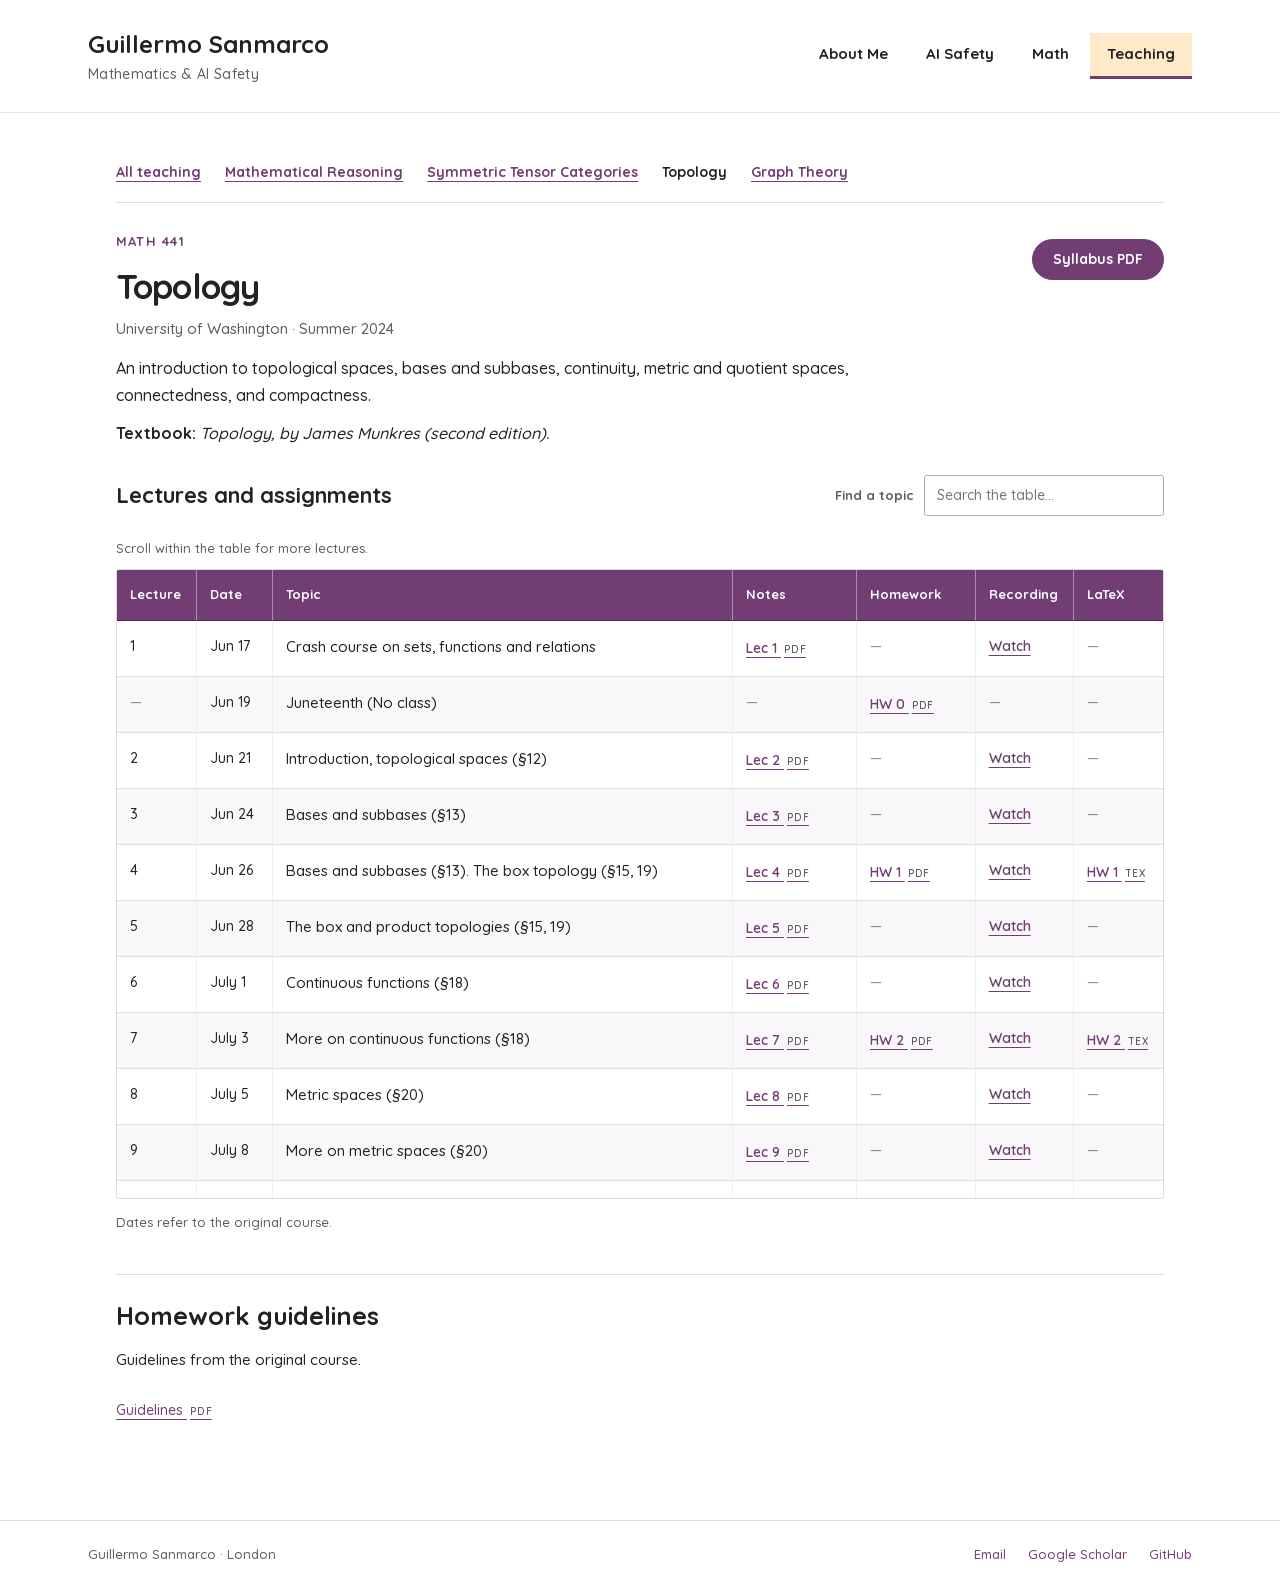
<file: topology.html>
<!doctype html>
<html lang="en"><head><meta charset="utf-8"><meta name="viewport" content="width=device-width,initial-scale=1">
<title>Topology · Guillermo Sanmarco</title><meta name="description" content="Math 441: Topology. Lecture notes and assignments from University of Washington, Summer 2024.">
<meta name="theme-color" content="#713d73">
<meta name="referrer" content="strict-origin-when-cross-origin">
<link rel="icon" href="assets/favicon.svg" type="image/svg+xml"><link rel="stylesheet" href="assets/style.css?v=cc7e0315ac">
<link rel="preload" href="assets/quicksand.woff2" as="font" type="font/woff2" crossorigin>
<script src="assets/site.js?v=63e4ec101c" defer></script>
<script src="assets/analytics.js?v=1d7a8a3062" data-counter-endpoint="https://sanmarco-city-counts.sanmarcoguille.workers.dev/count" defer></script><link rel="canonical" href="https://sanmarcog.github.io/topology.html"></head>
<body><a class="skip-link" href="#main">Skip to content</a>
<header class="site-header"><div class="header-inner"><a class="brand" href="index.html"><strong>Guillermo Sanmarco</strong><span>Mathematics &amp; AI Safety</span></a><nav class="site-nav" aria-label="Main navigation"><a href="index.html" >About Me</a><a href="ai-safety.html" >AI Safety</a><a href="math.html" >Math</a><a href="teaching.html" aria-current="page">Teaching</a></nav></div></header>
<main id="main"><div class="container"><nav class="course-nav" aria-label="Teaching navigation"><a href="teaching.html" >All teaching</a><a href="mathematical-reasoning.html" >Mathematical Reasoning</a><a href="symmetric-tensor-categories.html" >Symmetric Tensor Categories</a><a href="topology.html" aria-current="page">Topology</a><a href="graph-theory.html" >Graph Theory</a></nav><div class="course-top"><div><p class="eyebrow">Math 441</p><h1>Topology</h1><p class="course-meta">University of Washington · Summer 2024</p></div><a href="materials/topology/Syllabus.pdf" class="button" >Syllabus PDF</a></div>
<div class="course-description"><p>An introduction to topological spaces, bases and subbases, continuity, metric and quotient spaces, connectedness, and compactness.</p><p><strong>Textbook:</strong> <em>Topology, by James Munkres (second edition).</em></p></div>
<div class="table-toolbar" id="lecture-notes"><h2>Lectures and assignments</h2><div class="search-box" hidden><label for="course-search">Find a topic</label><input id="course-search" type="search" placeholder="Search the table…" autocomplete="off" aria-controls="course-table"></div></div>
<p id="course-search-status" class="small-note" role="status" aria-live="polite"></p>
<p id="table-scroll-hint" class="scroll-hint">Scroll within the table for more lectures<span class="horizontal-hint"> · Swipe sideways for all materials</span>.</p>
<div class="table-wrap course-scroll" role="region" aria-label="Topology materials" aria-describedby="table-scroll-hint" tabindex="0"><table class="course-table" id="course-table"><caption>Topology lectures and assignments, Summer 2024</caption><thead><tr><th scope="col">Lecture</th><th scope="col">Date</th><th scope="col">Topic</th><th scope="col">Notes</th><th scope="col">Homework</th><th scope="col">Recording</th><th scope="col">LaTeX</th></tr></thead><tbody><tr><td class="">1</td><td class="">Jun 17</td><td class="topic">Crash course on sets, functions and relations</td><td class="resource"><a class="file-link" href="materials/topology/Lec01.pdf" aria-label="Lec 1, PDF, Notes, Crash course on sets, functions and relations">Lec 1 <span class="file-type">PDF</span></a></td><td class="resource"><span class="empty" aria-label="No material">—</span></td><td class="resource"><a href="https://youtu.be/nzSygueuMeM" aria-label="Watch, Recording, Crash course on sets, functions and relations">Watch</a></td><td class="resource"><span class="empty" aria-label="No material">—</span></td></tr><tr><td class=""><span class="empty" aria-label="No material">—</span></td><td class="">Jun 19</td><td class="topic">Juneteenth (No class)</td><td class="resource"><span class="empty" aria-label="No material">—</span></td><td class="resource"><a class="file-link" href="materials/topology/HW00.pdf" aria-label="HW 0, PDF, Homework, Juneteenth (No class)">HW 0 <span class="file-type">PDF</span></a></td><td class="resource"><span class="empty" aria-label="No material">—</span></td><td class="resource"><span class="empty" aria-label="No material">—</span></td></tr><tr><td class="">2</td><td class="">Jun 21</td><td class="topic">Introduction, topological spaces (§12)</td><td class="resource"><a class="file-link" href="materials/topology/Lec02.pdf" aria-label="Lec 2, PDF, Notes, Introduction, topological spaces (§12)">Lec 2 <span class="file-type">PDF</span></a></td><td class="resource"><span class="empty" aria-label="No material">—</span></td><td class="resource"><a href="https://youtu.be/zHHC1cpkri8" aria-label="Watch, Recording, Introduction, topological spaces (§12)">Watch</a></td><td class="resource"><span class="empty" aria-label="No material">—</span></td></tr><tr><td class="">3</td><td class="">Jun 24</td><td class="topic">Bases and subbases (§13)</td><td class="resource"><a class="file-link" href="materials/topology/Lec03.pdf" aria-label="Lec 3, PDF, Notes, Bases and subbases (§13)">Lec 3 <span class="file-type">PDF</span></a></td><td class="resource"><span class="empty" aria-label="No material">—</span></td><td class="resource"><a href="https://youtu.be/Xc8hbQ2RJbY" aria-label="Watch, Recording, Bases and subbases (§13)">Watch</a></td><td class="resource"><span class="empty" aria-label="No material">—</span></td></tr><tr><td class="">4</td><td class="">Jun 26</td><td class="topic">Bases and subbases (§13). The box topology (§15, 19)</td><td class="resource"><a class="file-link" href="materials/topology/Lec04.pdf" aria-label="Lec 4, PDF, Notes, Bases and subbases (§13). The box topology (§15, 19)">Lec 4 <span class="file-type">PDF</span></a></td><td class="resource"><a class="file-link" href="materials/topology/HW01.pdf" aria-label="HW 1, PDF, Homework, Bases and subbases (§13). The box topology (§15, 19)">HW 1 <span class="file-type">PDF</span></a></td><td class="resource"><a href="https://youtu.be/ZPhmtSj847w" aria-label="Watch, Recording, Bases and subbases (§13). The box topology (§15, 19)">Watch</a></td><td class="resource"><a class="file-link" href="materials/topology/HW01-tex.txt" aria-label="HW 1, TeX, LaTeX, Bases and subbases (§13). The box topology (§15, 19)" download="HW01-tex.tex">HW 1 <span class="file-type">TeX</span></a></td></tr><tr><td class="">5</td><td class="">Jun 28</td><td class="topic">The box and product topologies (§15, 19)</td><td class="resource"><a class="file-link" href="materials/topology/Lec05.pdf" aria-label="Lec 5, PDF, Notes, The box and product topologies (§15, 19)">Lec 5 <span class="file-type">PDF</span></a></td><td class="resource"><span class="empty" aria-label="No material">—</span></td><td class="resource"><a href="https://youtu.be/FihDEVSeD3Y" aria-label="Watch, Recording, The box and product topologies (§15, 19)">Watch</a></td><td class="resource"><span class="empty" aria-label="No material">—</span></td></tr><tr><td class="">6</td><td class="">July 1</td><td class="topic">Continuous functions (§18)</td><td class="resource"><a class="file-link" href="materials/topology/Lec06.pdf" aria-label="Lec 6, PDF, Notes, Continuous functions (§18)">Lec 6 <span class="file-type">PDF</span></a></td><td class="resource"><span class="empty" aria-label="No material">—</span></td><td class="resource"><a href="https://youtu.be/a0eg9MV5M_0" aria-label="Watch, Recording, Continuous functions (§18)">Watch</a></td><td class="resource"><span class="empty" aria-label="No material">—</span></td></tr><tr><td class="">7</td><td class="">July 3</td><td class="topic">More on continuous functions (§18)</td><td class="resource"><a class="file-link" href="materials/topology/Lec07.pdf" aria-label="Lec 7, PDF, Notes, More on continuous functions (§18)">Lec 7 <span class="file-type">PDF</span></a></td><td class="resource"><a class="file-link" href="materials/topology/HW02.pdf" aria-label="HW 2, PDF, Homework, More on continuous functions (§18)">HW 2 <span class="file-type">PDF</span></a></td><td class="resource"><a href="https://youtu.be/CYo46sy_C58" aria-label="Watch, Recording, More on continuous functions (§18)">Watch</a></td><td class="resource"><a class="file-link" href="materials/topology/HW02-tex.txt" aria-label="HW 2, TeX, LaTeX, More on continuous functions (§18)" download="HW02-tex.tex">HW 2 <span class="file-type">TeX</span></a></td></tr><tr><td class="">8</td><td class="">July 5</td><td class="topic">Metric spaces (§20)</td><td class="resource"><a class="file-link" href="materials/topology/Lec08.pdf" aria-label="Lec 8, PDF, Notes, Metric spaces (§20)">Lec 8 <span class="file-type">PDF</span></a></td><td class="resource"><span class="empty" aria-label="No material">—</span></td><td class="resource"><a href="https://youtu.be/UrgAMMgSjZE" aria-label="Watch, Recording, Metric spaces (§20)">Watch</a></td><td class="resource"><span class="empty" aria-label="No material">—</span></td></tr><tr><td class="">9</td><td class="">July 8</td><td class="topic">More on metric spaces (§20)</td><td class="resource"><a class="file-link" href="materials/topology/Lec09.pdf" aria-label="Lec 9, PDF, Notes, More on metric spaces (§20)">Lec 9 <span class="file-type">PDF</span></a></td><td class="resource"><span class="empty" aria-label="No material">—</span></td><td class="resource"><a href="https://youtu.be/bERp3z13YUY" aria-label="Watch, Recording, More on metric spaces (§20)">Watch</a></td><td class="resource"><span class="empty" aria-label="No material">—</span></td></tr><tr><td class="">10</td><td class="">July 10</td><td class="topic">Sequences and convergence (§17)</td><td class="resource"><a class="file-link" href="materials/topology/Lec10.pdf" aria-label="Lec 10, PDF, Notes, Sequences and convergence (§17)">Lec 10 <span class="file-type">PDF</span></a></td><td class="resource"><a class="file-link" href="materials/topology/HW03.pdf" aria-label="HW 3, PDF, Homework, Sequences and convergence (§17)">HW 3 <span class="file-type">PDF</span></a></td><td class="resource"><a href="https://youtu.be/q_4ohv8ouQs" aria-label="Watch, Recording, Sequences and convergence (§17)">Watch</a></td><td class="resource"><a class="file-link" href="materials/topology/HW03-tex.txt" aria-label="HW 3, TeX, LaTeX, Sequences and convergence (§17)" download="HW03-tex.tex">HW 3 <span class="file-type">TeX</span></a></td></tr><tr><td class="">11</td><td class="">July 12</td><td class="topic">Hausdorff spaces, first countable spaces (§17, 21)</td><td class="resource"><a class="file-link" href="materials/topology/Lec11.pdf" aria-label="Lec 11, PDF, Notes, Hausdorff spaces, first countable spaces (§17, 21)">Lec 11 <span class="file-type">PDF</span></a></td><td class="resource"><span class="empty" aria-label="No material">—</span></td><td class="resource"><a href="https://youtu.be/BWXUdx7pclw" aria-label="Watch, Recording, Hausdorff spaces, first countable spaces (§17, 21)">Watch</a></td><td class="resource"><span class="empty" aria-label="No material">—</span></td></tr><tr><td class="">12</td><td class="">July 15</td><td class="topic">The quotient topology (§22)</td><td class="resource"><a class="file-link" href="materials/topology/Lec12.pdf" aria-label="Lec 12, PDF, Notes, The quotient topology (§22)">Lec 12 <span class="file-type">PDF</span></a></td><td class="resource"><span class="empty" aria-label="No material">—</span></td><td class="resource"><a href="https://youtu.be/YbR8lw7oKZA" aria-label="Watch, Recording, The quotient topology (§22)">Watch</a></td><td class="resource"><span class="empty" aria-label="No material">—</span></td></tr><tr><td class="">13</td><td class="">July 17</td><td class="topic">More on the quotient topology (§22)</td><td class="resource"><a class="file-link" href="materials/topology/Lec13.pdf" aria-label="Lec 13, PDF, Notes, More on the quotient topology (§22)">Lec 13 <span class="file-type">PDF</span></a></td><td class="resource"><a class="file-link" href="materials/topology/HW04.pdf" aria-label="HW 4, PDF, Homework, More on the quotient topology (§22)">HW 4 <span class="file-type">PDF</span></a></td><td class="resource"><a href="https://youtu.be/zgAC2oexzVM" aria-label="Watch, Recording, More on the quotient topology (§22)">Watch</a></td><td class="resource"><a class="file-link" href="materials/topology/HW04-tex.txt" aria-label="HW 4, TeX, LaTeX, More on the quotient topology (§22)" download="HW04-tex.tex">HW 4 <span class="file-type">TeX</span></a></td></tr><tr><td class="">14</td><td class="">July 19</td><td class="topic">Quotient spaces: examples (§22)</td><td class="resource"><a class="file-link" href="materials/topology/Lec14.pdf" aria-label="Lec 14, PDF, Notes, Quotient spaces: examples (§22)">Lec 14 <span class="file-type">PDF</span></a></td><td class="resource"><span class="empty" aria-label="No material">—</span></td><td class="resource"><a href="https://youtu.be/XEWYNcmSsyQ" aria-label="Watch, Recording, Quotient spaces: examples (§22)">Watch</a></td><td class="resource"><span class="empty" aria-label="No material">—</span></td></tr><tr><td class="">15</td><td class="">July 22</td><td class="topic">Practice midterm</td><td class="resource"><a class="file-link" href="materials/topology/PMidterm.pdf" aria-label="PMidterm, PDF, Notes, Practice midterm">PMidterm <span class="file-type">PDF</span></a></td><td class="resource"><a class="file-link" href="materials/topology/Solutions.pdf" aria-label="Solutions, PDF, Homework, Practice midterm">Solutions <span class="file-type">PDF</span></a></td><td class="resource"><span class="empty" aria-label="No material">—</span></td><td class="resource"><span class="empty" aria-label="No material">—</span></td></tr><tr><td class="">16</td><td class="">July 24</td><td class="topic">Midterm</td><td class="resource"><span class="empty" aria-label="No material">—</span></td><td class="resource"><span class="empty" aria-label="No material">—</span></td><td class="resource"><span class="empty" aria-label="No material">—</span></td><td class="resource"><span class="empty" aria-label="No material">—</span></td></tr><tr><td class="">17</td><td class="">July 26</td><td class="topic">Connected spaces (§23)</td><td class="resource"><a class="file-link" href="materials/topology/Lec17.pdf" aria-label="Lec 17, PDF, Notes, Connected spaces (§23)">Lec 17 <span class="file-type">PDF</span></a></td><td class="resource"><span class="empty" aria-label="No material">—</span></td><td class="resource"><a href="https://youtu.be/sY2PaLyse4M" aria-label="Watch, Recording, Connected spaces (§23)">Watch</a></td><td class="resource"><span class="empty" aria-label="No material">—</span></td></tr><tr><td class="">18</td><td class="">July 29</td><td class="topic">Connectedness in the real line (§24)</td><td class="resource"><a class="file-link" href="materials/topology/Lec18.pdf" aria-label="Lec 18, PDF, Notes, Connectedness in the real line (§24)">Lec 18 <span class="file-type">PDF</span></a></td><td class="resource"><span class="empty" aria-label="No material">—</span></td><td class="resource"><a href="https://youtu.be/xUmJJAX9FwI" aria-label="Watch, Recording, Connectedness in the real line (§24)">Watch</a></td><td class="resource"><span class="empty" aria-label="No material">—</span></td></tr><tr><td class="">19</td><td class="">July 31</td><td class="topic">Path-connectedness (§24)</td><td class="resource"><a class="file-link" href="materials/topology/Lec19.pdf" aria-label="Lec 19, PDF, Notes, Path-connectedness Connected spaces (§24)">Lec 19 <span class="file-type">PDF</span></a></td><td class="resource"><a class="file-link" href="materials/topology/HW05.pdf" aria-label="HW 5, PDF, Homework, Path-connectedness Connected spaces (§24)">HW 5 <span class="file-type">PDF</span></a></td><td class="resource"><a href="https://youtu.be/OJ9xsDRtJZ4" aria-label="Watch, Recording, Path-connectedness Connected spaces (§24)">Watch</a></td><td class="resource"><a class="file-link" href="materials/topology/HW05-tex.txt" aria-label="HW 5, TeX, LaTeX, Path-connectedness Connected spaces (§24)" download="HW05-tex.tex">HW 5 <span class="file-type">TeX</span></a></td></tr><tr><td class="">20</td><td class="">Aug 2</td><td class="topic">Compact spaces (§26)</td><td class="resource"><a class="file-link" href="materials/topology/Lec20.pdf" aria-label="Lec 20, PDF, Notes, Compact spaces (§26)">Lec 20 <span class="file-type">PDF</span></a></td><td class="resource"><span class="empty" aria-label="No material">—</span></td><td class="resource"><a href="https://youtu.be/r1IdGwD9oSc" aria-label="Watch, Recording, Compact spaces (§26)">Watch</a></td><td class="resource"><span class="empty" aria-label="No material">—</span></td></tr><tr><td class="">21</td><td class="">Aug 5</td><td class="topic">Compact spaces continued (§26)</td><td class="resource"><a class="file-link" href="materials/topology/Lec21.pdf" aria-label="Lec 21, PDF, Notes, Compact spaces continued (§26)">Lec 21 <span class="file-type">PDF</span></a></td><td class="resource"><span class="empty" aria-label="No material">—</span></td><td class="resource"><a href="https://youtu.be/AZ9pAFa-jrM" aria-label="Watch, Recording, Compact spaces continued (§26)">Watch</a></td><td class="resource"><span class="empty" aria-label="No material">—</span></td></tr><tr><td class="">22</td><td class="">Aug 7</td><td class="topic">Compactness in the real line (§27)</td><td class="resource"><a class="file-link" href="materials/topology/Lec22.pdf" aria-label="Lec 22, PDF, Notes, Compactness in the real line (§27)">Lec 22 <span class="file-type">PDF</span></a></td><td class="resource"><a class="file-link" href="materials/topology/HW06.pdf" aria-label="HW 6, PDF, Homework, Compactness in the real line (§27)">HW 6 <span class="file-type">PDF</span></a></td><td class="resource"><a href="https://youtu.be/Sei32HsWcpk" aria-label="Watch, Recording, Compactness in the real line (§27)">Watch</a></td><td class="resource"><a class="file-link" href="materials/topology/HW06-tex.txt" aria-label="HW 6, TeX, LaTeX, Compactness in the real line (§27)" download="HW06-tex.tex">HW 6 <span class="file-type">TeX</span></a></td></tr><tr><td class="">23</td><td class="">Aug 9</td><td class="topic">Compact subspaces of Euclidean spaces. Compact metric spaces (§27)</td><td class="resource"><a class="file-link" href="materials/topology/Lec23.pdf" aria-label="Lec 23, PDF, Notes, Compact subspaces of Euclidean spaces. Compact metric spaces (§27)">Lec 23 <span class="file-type">PDF</span></a></td><td class="resource"><span class="empty" aria-label="No material">—</span></td><td class="resource"><a href="https://youtu.be/a06rs96BuEs" aria-label="Watch, Recording, Compact subspaces of Euclidean spaces. Compact metric spaces (§27)">Watch</a></td><td class="resource"><span class="empty" aria-label="No material">—</span></td></tr><tr><td class="">24</td><td class="">Aug 12</td><td class="topic">Compact metric spaces (§27)</td><td class="resource"><a class="file-link" href="materials/topology/Lec24.pdf" aria-label="Lec 24, PDF, Notes, Compact metric spaces (§27)">Lec 24 <span class="file-type">PDF</span></a></td><td class="resource"><span class="empty" aria-label="No material">—</span></td><td class="resource"><a href="https://www.youtube.com/watch?v=N98AbZh5CEc" aria-label="Watch, Recording, Compact metric spaces (§27)">Watch</a></td><td class="resource"><span class="empty" aria-label="No material">—</span></td></tr><tr><td class="">25</td><td class="">Aug 14</td><td class="topic">Practice for the final exam</td><td class="resource"><a class="file-link" href="materials/topology/PFinalSols.pdf" aria-label="PFinalSols, PDF, Notes, Practice for the final exam">PFinalSols <span class="file-type">PDF</span></a></td><td class="resource"><a class="file-link" href="materials/topology/HW07.pdf" aria-label="HW 7, PDF, Homework, Practice for the final exam">HW 7 <span class="file-type">PDF</span></a></td><td class="resource"><span class="empty" aria-label="No material">—</span></td><td class="resource"><a class="file-link" href="materials/topology/HW07-tex.txt" aria-label="HW 7, TeX, LaTeX, Practice for the final exam" download="HW07-tex.tex">HW 7 <span class="file-type">TeX</span></a></td></tr><tr><td class="">26</td><td class="">Aug 16</td><td class="topic">Final Exam</td><td class="resource"><span class="empty" aria-label="No material">—</span></td><td class="resource"><span class="empty" aria-label="No material">—</span></td><td class="resource"><span class="empty" aria-label="No material">—</span></td><td class="resource"><span class="empty" aria-label="No material">—</span></td></tr></tbody></table></div>
<p id="course-no-results" class="no-results" hidden>No matching rows. Try another topic or clear the search.</p><p class="table-note">Dates refer to the original course.</p><section class="source-files"><h2>Homework guidelines</h2><p>Guidelines from the original course.</p><div class="source-grid"><a class="file-link" href="materials/topology/Homework-Guidelines.pdf" aria-label="Guidelines, PDF">Guidelines <span class="file-type">PDF</span></a></div></section></div></main>
<footer class="site-footer"><div class="footer-inner"><span>Guillermo Sanmarco · London</span><div class="footer-links"><a href="mailto:gsanmarco91@gmail.com" >Email</a><a href="https://scholar.google.com/citations?user=6tiehCkAAAAJ&amp;hl=en" >Google Scholar</a><a href="https://github.com/sanmarcog" >GitHub</a></div></div></footer>
</body></html>
</file>
<file: assets/style.css>
@font-face{font-family:Quicksand;src:url('quicksand.woff2') format('woff2');font-weight:300 700;font-style:normal;font-display:swap}
:root{--ink:#242026;--muted:#625866;--plum:#713d73;--plum-dark:#4e2852;--peach:#fcdaa7;--cream:#fee9c8;--pale:#fcf8f2;--line:#e2d9e1;--lilac:#f3eaf4;--paper:#fff;--font:Quicksand,Arial,sans-serif}
*{box-sizing:border-box}html{scroll-behavior:smooth;scroll-padding-top:24px}body{margin:0;background:var(--paper);color:var(--ink);font-family:var(--font);font-size:17px;line-height:1.65;font-weight:500}a{color:var(--plum);text-underline-offset:4px;text-decoration-thickness:1px}a:hover{color:var(--plum-dark)}a:focus-visible,button:focus-visible,input:focus-visible,summary:focus-visible,[tabindex]:focus-visible{outline:3px solid var(--plum);outline-offset:4px}img{display:block;max-width:100%}button,input{font:inherit}button,a,input{touch-action:manipulation}[hidden]{display:none!important}.skip-link{position:fixed;top:-100px;left:20px;padding:10px 18px;background:white;z-index:20}.skip-link:focus{top:10px}
.site-header{border-bottom:1px solid #eee8e3;background:white}.header-inner{max-width:1160px;margin:auto;min-height:112px;display:flex;align-items:center;justify-content:space-between;gap:35px;padding:22px 28px}.brand{text-decoration:none;color:var(--ink);display:flex;flex-direction:column;line-height:1.4;flex-shrink:0}.brand strong{font-size:24px;font-weight:700}.brand span{font-size:14px;letter-spacing:.025em;color:var(--muted);margin-top:3px}.site-nav{display:flex;align-items:center;gap:4px}.site-nav a{padding:9px 17px;white-space:nowrap;color:var(--ink);font-weight:700;text-decoration:none;font-size:15px;border-bottom:3px solid transparent}.site-nav a:hover{background:var(--pale)}.site-nav a[aria-current=page]{background:var(--cream);border-color:var(--plum)}
main{min-height:65vh}.container{max-width:1104px;margin:auto;padding:48px 28px 76px}.page-intro{max-width:830px;margin-bottom:36px}h1,h2,h3{line-height:1.3;font-weight:700;margin-top:0}h1{font-size:34px;letter-spacing:-.025em;margin-bottom:14px}h2{font-size:25px;margin-bottom:16px}h3{font-size:20px;margin-bottom:10px}p{margin:0 0 22px}.eyebrow{font-size:13px;font-weight:700;color:var(--plum);letter-spacing:.095em;text-transform:uppercase;margin-bottom:12px}.intro-line{font-size:19px;line-height:1.6}.muted,.small-note{color:var(--muted)}.small-note{font-size:14px}.text-link{font-weight:700}.button{display:inline-block;background:var(--plum);color:#fff;text-decoration:none;border:1px solid var(--plum);border-radius:24px;padding:8px 20px;font-weight:700;font-size:14px}.button:hover{background:var(--plum-dark);color:#fff}.button.secondary{background:transparent;color:var(--plum)}
.profile-layout{position:relative;max-width:1160px;padding:42px 28px 70px;margin:auto;display:grid;grid-template-columns:322px minmax(0,1fr);gap:64px;align-items:start}.profile-layout:before{content:"";position:absolute;z-index:-1;top:0;left:calc((1160px - 100vw)/2);width:calc((100vw - 1160px)/2 + 382px);min-width:350px;height:630px;background:var(--peach)}.profile-card{background:var(--cream);box-shadow:-8px 12px 24px #7352451a;text-align:center;padding:28px 0 0;margin-bottom:25px}.portrait{width:205px;height:205px;border-radius:50%;object-fit:cover;object-position:50% 46%;margin:0 auto 24px}.profile-name{font-size:25px;font-weight:500;line-height:1.35;margin:0 12px 12px}.profile-rule{border:0;border-top:2px solid var(--plum);width:50px;margin:0 auto 14px}.profile-role{font-size:17px;letter-spacing:.1em;line-height:1.6;margin:0 10px 28px}.profile-links{background:#fff;margin:0 4px;padding:19px 23px;display:grid;grid-template-columns:1fr 1fr;gap:9px 12px;text-align:left;font-size:14px}.profile-links a{text-decoration:none;white-space:nowrap}.profile-links a:before{content:'›';color:var(--plum);font-weight:700;margin-right:6px}.profile-foot{padding:18px;font-size:13px;color:var(--muted)}.profile-copy h1{margin-top:2px}.profile-copy section{margin-top:36px}.profile-copy .intro-line{font-size:18px}.research-note{border-left:3px solid var(--plum);padding:4px 0 4px 20px;margin:26px 0}.research-note p:last-child{margin:0}.research-detail{border-top:1px solid var(--line);border-bottom:1px solid var(--line);padding:15px 0;margin:25px 0}.research-detail summary{cursor:pointer;color:var(--plum);font-weight:700}.research-detail p{margin:16px 0 0;font-size:15px}
.section-heading{display:flex;align-items:baseline;justify-content:space-between;gap:20px;padding-bottom:15px;border-bottom:2px solid var(--plum);margin-top:40px}.section-heading h2{margin:0}.section-heading span{font-size:14px;color:var(--muted)}.filter-bar{display:flex;align-items:center;gap:8px;flex-wrap:wrap;margin:24px 0}.filter-bar button{background:#fff;border:1px solid var(--line);border-radius:3px;padding:7px 15px;cursor:pointer;color:var(--muted);font-size:14px;font-weight:600}.filter-bar button[aria-pressed=true]{border-color:var(--plum);color:var(--plum-dark);background:var(--lilac)}.paper{padding:27px 0;border-bottom:1px solid var(--line);display:grid;grid-template-columns:58px 1fr;gap:22px}.paper-year{color:var(--plum);font-size:15px;font-weight:700;padding-top:3px}.paper h3{font-size:21px;margin-bottom:9px;max-width:880px}.paper h3 a{color:var(--ink);text-decoration:none}.paper h3 a:hover{color:var(--plum)}.paper p{margin:5px 0;font-size:15px}.paper .authors{color:#48404b}.paper .venue{font-style:italic;color:var(--muted)}.paper-links{display:flex;gap:18px;flex-wrap:wrap;margin-top:10px;font-size:14px;font-weight:700}
.course-list{margin:35px 0}.course-summary{display:grid;grid-template-columns:165px 1fr auto;gap:28px;padding:30px 0;border-top:1px solid var(--line);align-items:start}.course-summary:last-child{border-bottom:1px solid var(--line)}.course-summary .course-year{font-size:14px;color:var(--muted);margin-top:4px}.course-summary h2{margin:0 0 9px;font-size:25px}.course-summary p{margin:0;font-size:16px;max-width:610px}.course-summary .button{margin-top:5px}.course-nav{display:flex;flex-wrap:wrap;gap:24px;padding-bottom:18px;margin-bottom:28px;border-bottom:1px solid var(--line);font-size:14px;font-weight:700}.course-nav a[aria-current=page]{color:var(--ink);text-decoration:none}.course-top{display:flex;justify-content:space-between;align-items:flex-start;gap:24px}.course-top .button{margin-top:8px;white-space:nowrap}.course-top h1{margin-bottom:8px}.course-meta{color:var(--muted);font-size:15px;margin-bottom:14px}.course-description{max-width:820px;margin-bottom:28px}.course-description p{font-size:16px;margin-bottom:12px}.table-toolbar{display:flex;align-items:center;justify-content:space-between;gap:20px;margin-top:28px;margin-bottom:16px}.table-toolbar h2{font-size:22px;margin:0}.search-box label{font-size:13px;font-weight:700;color:var(--muted);margin-right:10px}.search-box input{border:1px solid #b6a8b7;border-radius:3px;background:#fff;padding:8px 12px;max-width:260px;width:240px;font-size:14px}.table-wrap{overflow:auto;border:1px solid var(--line);border-radius:3px;max-width:100%;scrollbar-color:var(--plum) var(--pale)}table{border-collapse:collapse;width:100%;text-align:left;font-size:14px;line-height:1.5}caption{text-align:left;position:absolute;width:1px;height:1px;overflow:hidden;clip-path:inset(50%)}thead{background:var(--plum);color:white}th{font-weight:700}th,td{padding:15px 13px;border-bottom:1px solid var(--line);vertical-align:top}th+th,td+td{border-left:1px solid #e4dce380}tbody tr:nth-child(even){background:#faf7fa}tbody tr:hover{background:var(--lilac)}tbody tr:last-child td{border-bottom:0}.course-table{min-width:900px}.course-table td:first-child{white-space:nowrap}.course-table .topic{min-width:300px;width:44%;font-size:15px}.course-table a{font-weight:600;white-space:nowrap}.course-table th{font-size:13px}.course-table td.resource{min-width:80px}.course-table .empty{color:#928894}.table-note{font-size:13px;color:var(--muted);margin-top:13px}.no-results{background:var(--pale);padding:25px;text-align:center}.source-files{margin-top:40px;padding-top:25px;border-top:1px solid var(--line)}.source-grid{display:flex;flex-wrap:wrap;gap:9px 21px;font-size:14px}.source-files p{font-size:15px}.academic-table th{width:150px;color:var(--plum);font-weight:600;background:var(--pale)}.academic-table td strong{font-weight:700}.academic-table td span{display:block;color:var(--muted);font-size:14px;margin-top:3px}
.site-footer{border-top:1px solid var(--line);margin-top:18px;background:#fff}.footer-inner{max-width:1160px;margin:auto;padding:23px 28px 28px;display:flex;justify-content:space-between;align-items:center;gap:25px;font-size:13px;color:var(--muted)}.footer-links{display:flex;gap:22px}.footer-links a{color:var(--plum);text-decoration:none}.footer-links a:hover{text-decoration:underline}
@media(min-width:1700px){.profile-layout:before{height:620px}}
@media(max-width:1160px){.profile-layout:before{left:0;width:365px}.profile-layout{gap:42px}.header-inner{gap:24px}.site-nav a{padding:9px 12px}}
@media(max-width:900px){.header-inner{align-items:flex-start;gap:15px;flex-direction:column;padding-top:20px;padding-bottom:15px;min-height:unset}.brand strong{font-size:23px}.site-nav{gap:5px;width:100%}.site-nav a{padding:8px 15px}.profile-layout{grid-template-columns:260px minmax(0,1fr);gap:32px}.profile-layout:before{width:290px;height:600px}.profile-name{font-size:22px}.profile-links{grid-template-columns:1fr;text-align:center;gap:9px}.portrait{width:180px;height:180px}.profile-copy h1{font-size:30px}.course-summary{grid-template-columns:125px 1fr}.course-summary .button{grid-column:2;justify-self:start;margin:0}.table-toolbar{align-items:flex-start;flex-direction:column;gap:14px}.course-top h1{font-size:30px}}
@media(max-width:680px){body{font-size:16px;line-height:1.7}.header-inner{padding:20px 20px 12px}.brand strong{font-size:22px}.brand span{font-size:12px}.site-nav{justify-content:space-between;gap:0}.site-nav a{font-size:13px;padding:8px 9px}.container{padding:32px 20px 50px}h1{font-size:30px}h2{font-size:23px}.profile-layout{display:flex;flex-direction:column;padding:30px 20px 45px;gap:30px}.profile-layout:before{display:none}.profile-card{display:grid;grid-template-columns:100px 1fr;padding:18px;align-items:center;text-align:left;gap:0 20px;width:100%;margin:0;box-shadow:none}.portrait{width:100px;height:100px;grid-column:1;grid-row:1/5;margin:0}.profile-name{font-size:21px;margin:0 0 5px;grid-column:2}.profile-rule{display:none}.profile-role{font-size:13px;letter-spacing:.03em;grid-column:2;margin:0}.profile-links{display:flex;flex-wrap:wrap;grid-column:1/-1;padding:12px 0 0;margin:15px 0 0;background:transparent;border-top:1px solid #d7bda1;gap:6px 17px;font-size:13px}.profile-foot{display:none}.profile-copy section{margin-top:30px}.intro-line,.profile-copy .intro-line{font-size:17px}.paper{grid-template-columns:1fr;gap:7px;padding:24px 0}.paper-year{font-size:13px}.paper h3{font-size:20px}.section-heading{align-items:flex-start;flex-direction:column;gap:6px;margin-top:30px}.filter-bar button{font-size:13px;padding:6px 10px}.course-summary{grid-template-columns:1fr;gap:9px;padding:25px 0}.course-summary .button{grid-column:1;margin-top:8px}.course-summary .course-year{margin:0}.course-top{flex-direction:column;gap:0}.course-top .button{margin:0 0 20px}.course-description{margin-top:12px}.course-nav{gap:20px;font-size:13px}.search-box{display:flex;align-items:center;width:100%}.search-box input{max-width:none;width:100%;min-width:0}.search-box label{white-space:nowrap}.footer-inner{align-items:flex-start;flex-direction:column;gap:8px;padding:20px}.footer-links{flex-wrap:wrap;gap:18px}.academic-table th{width:94px;padding:12px 9px}.academic-table td{padding:12px 10px}}
@media(prefers-reduced-motion:reduce){html{scroll-behavior:auto}}
.sr-only{position:absolute;width:1px;height:1px;padding:0;margin:-1px;overflow:hidden;clip-path:inset(50%);white-space:nowrap;border:0}
.material-nav{display:flex;gap:12px 26px;flex-wrap:wrap;font-size:14px;font-weight:700;margin:26px 0}.course-resources{margin-top:42px}.course-resources h2{font-size:22px}.resource-table{min-width:660px}.resource-table td:first-child{font-weight:600}.resource-table .file-link{display:block;width:fit-content;padding:2px 0;white-space:nowrap}#course-table:has(th:last-child:nth-child(3)){min-width:600px}#course-table:has(th:last-child:nth-child(3)) .topic{width:65%}
.paper-abstract{margin-top:12px;font-size:14px}.paper-abstract summary{color:var(--plum);cursor:pointer;font-weight:700;width:fit-content;padding:3px 0}.paper-abstract[open] summary{margin-bottom:12px}.abstract-text{background:var(--pale);border-left:2px solid var(--plum);padding:16px 20px;max-width:850px}.paper .abstract-text p{font-size:15px;line-height:1.8;margin:0}.abstract-text sub,.abstract-text sup{line-height:0}
.course-scroll{max-height:70vh;max-height:70svh;scroll-padding-top:56px}.course-table{border-collapse:separate;border-spacing:0}.course-table thead th{position:sticky;top:0;z-index:2;background:var(--plum);border-bottom:1px solid var(--plum-dark)}.course-table .file-link{display:block;width:fit-content;padding:2px 0}.file-type{font-size:10px;font-weight:600;text-transform:uppercase;color:var(--muted);margin-left:3px;letter-spacing:.03em}.scroll-hint{font-size:13px;color:var(--muted);margin:0 0 10px}.horizontal-hint{display:none}.source-grid .file-link{padding:4px 0}.without-portrait{padding-top:38px}.profile-layout:has(.without-portrait):before{height:390px}
@media(max-width:1060px){.horizontal-hint{display:inline}}
@media(max-width:680px){.without-portrait{display:block;padding:22px}.without-portrait .profile-name{margin-bottom:7px}.without-portrait .profile-role{letter-spacing:0}.without-portrait .profile-links{margin-top:16px}.abstract-text{padding:14px 16px}.paper .abstract-text p{font-size:14px}}
@media print{.course-scroll{max-height:none;overflow:visible}.course-table thead th{position:static}.scroll-hint{display:none}}
@media print{.site-nav,.site-footer,.filter-bar,.search-box,.skip-link,.profile-links{display:none}.profile-layout:before{display:none}.profile-card{box-shadow:none}.container,.profile-layout{max-width:none;padding:15px}.table-wrap{overflow:visible}.course-table{min-width:0;font-size:9px}.course-table .topic{font-size:10px;min-width:0}.course-table th,.course-table td{padding:7px}.paper{break-inside:avoid}}
h1.eyebrow{font-size:18px;line-height:1.65;letter-spacing:.095em;margin:0 0 22px}
</file>
